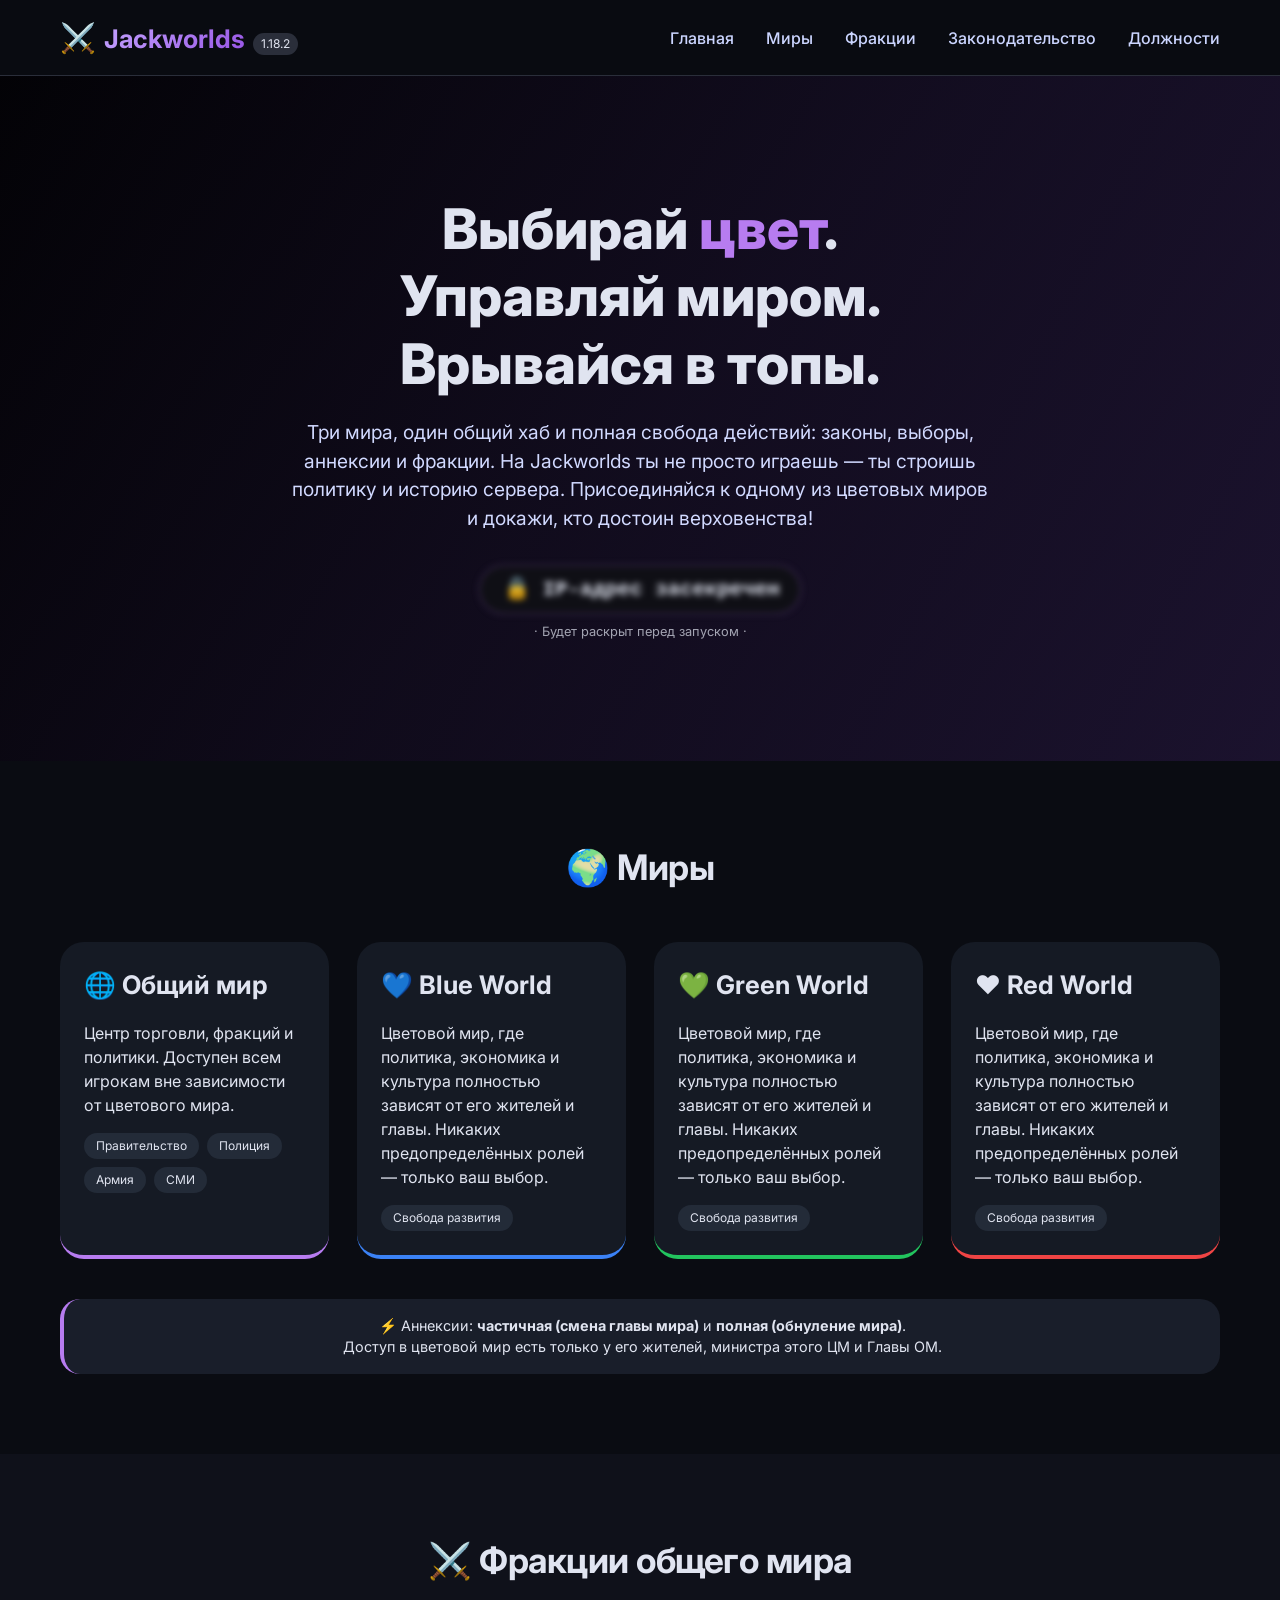
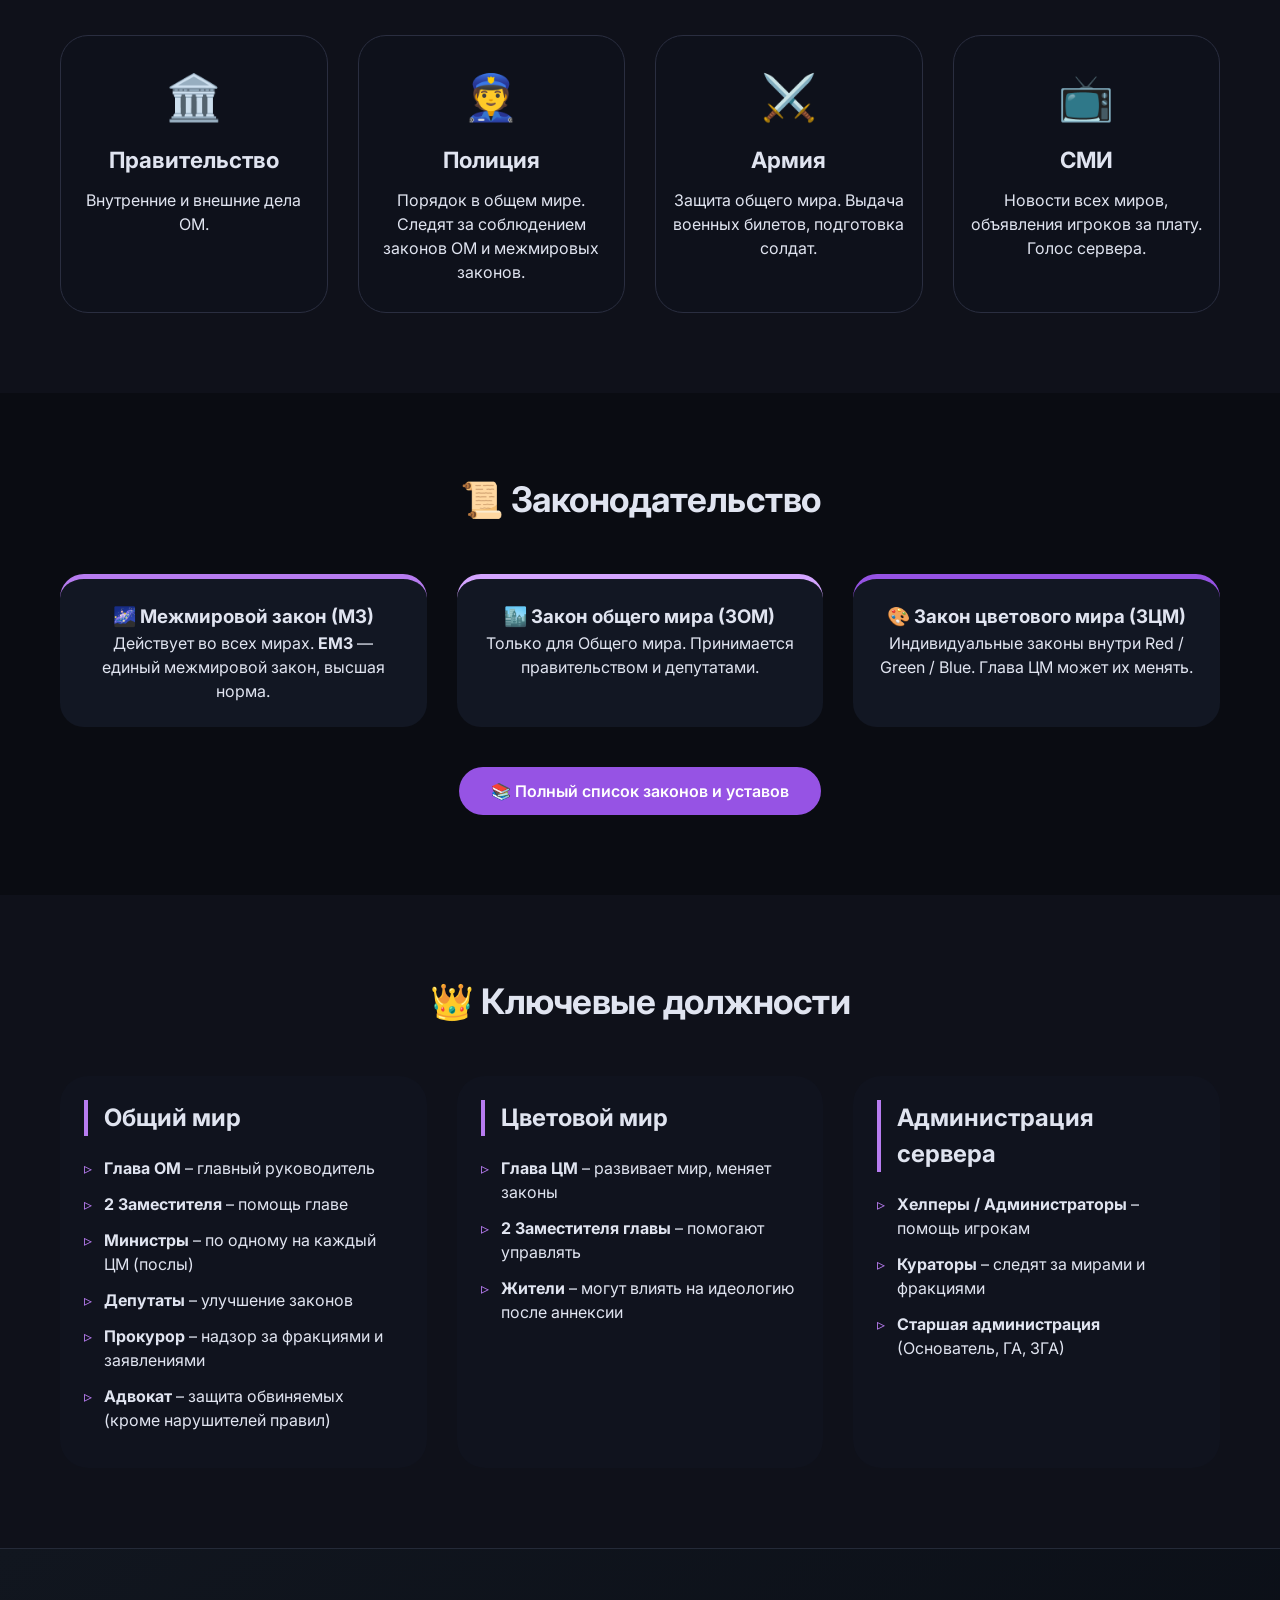
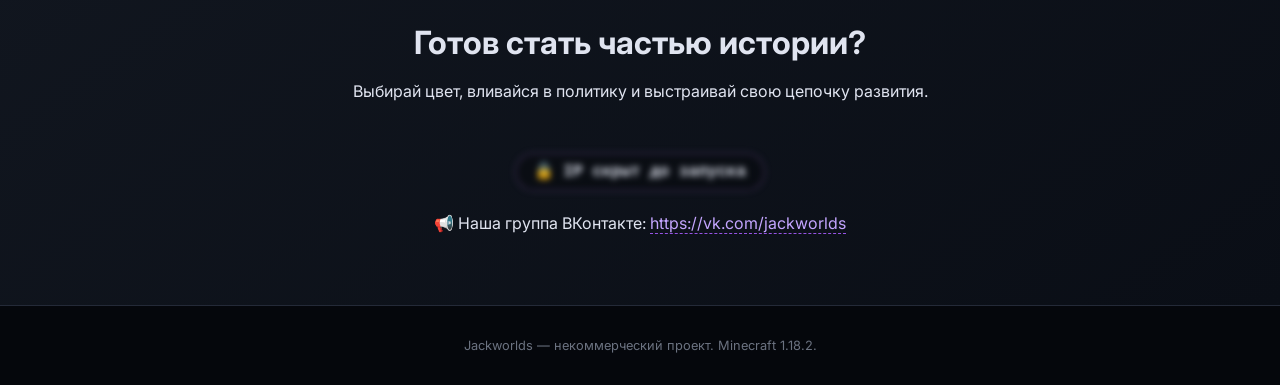
<file: index.html>
<!DOCTYPE html>
<html lang="ru">
<head>
    <meta charset="UTF-8">
    <meta name="viewport" content="width=device-width, initial-scale=1.0, user-scalable=yes">
    <title>Jackworlds — межмировой сервер в майнкрафте</title>
	<link rel="icon" href="data:image/svg+xml,<svg xmlns='http://www.w3.org/2000/svg' viewBox='0 0 100 100'><text y='.9em' font-size='90'>⚔️</text></svg>">
    <link rel="stylesheet" href="css/style.css">
    <link href="https://fonts.googleapis.com/css2?family=Inter:opsz,wght@14..32,400;14..32,500;14..32,600;14..32,700&display=swap" rel="stylesheet">
</head>
<body>

    <header>
        <div class="container header-container">
            <a href="/" class="logo" style="text-decoration: none; color: inherit;">
				<span class="logo-icon">⚔️</span>
				<span class="logo-text">Jackworlds</span>
				<span class="logo-version">1.18.2</span>
			</a>
            <nav>
				<ul>
					<li><a href="/">Главная</a></li>
					<li><a href="#worlds">Миры</a></li>
					<li><a href="#factions">Фракции</a></li>
					<li><a href="#laws">Законодательство</a></li>
					<li><a href="#staff">Должности</a></li>
				</ul>
			</nav>
            <div class="mobile-menu-toggle" id="mobileToggle">☰</div>
        </div>
    </header>

    <main>
        <section class="hero">
            <div class="hero-overlay"></div>
            <div class="container hero-content">
                <h1>Выбирай <span class="color-purple">цвет</span>.<br>Управляй миром.<br>Врывайся в топы.</h1>
                <p class="hero-description">
                    Три мира, один общий хаб и полная свобода действий: законы, выборы, аннексии и фракции. 
                    На Jackworlds ты не просто играешь — ты строишь политику и историю сервера. 
                    Присоединяйся к одному из цветовых миров и докажи, кто достоин верховенства!
                </p>
                <div class="ip-block">
                    <div class="ip-box secret-ip" id="ipBox">
                        <span id="ipSecret" class="blurred-ip">🔒 IP-адрес засекречен</span>
                    </div>
                    <p class="ip-hint">· Будет раскрыт перед запуском ·</p>
                </div>
            </div>
        </section>

        <section id="worlds" class="section">
            <div class="container">
                <h2 class="section-title">🌍 Миры</h2>
                <div class="cards-grid">
                    <div class="card card-common">
                        <h3>🌐 Общий мир</h3>
                        <p>Центр торговли, фракций и политики. Доступен всем игрокам вне зависимости от цветового мира.</p>
                        <div class="tags"><span>Правительство</span><span>Полиция</span><span>Армия</span><span>СМИ</span></div>
                    </div>
                    <div class="card card-blue">
                        <h3>💙 Blue World</h3>
                        <p>Цветовой мир, где политика, экономика и культура полностью зависят от его жителей и главы. Никаких предопределённых ролей — только ваш выбор.</p>
                        <div class="tags"><span>Свобода развития</span></div>
                    </div>
                    <div class="card card-green">
                        <h3>💚 Green World</h3>
                        <p>Цветовой мир, где политика, экономика и культура полностью зависят от его жителей и главы. Никаких предопределённых ролей — только ваш выбор.</p>
                        <div class="tags"><span>Свобода развития</span></div>
                    </div>
                    <div class="card card-red">
                        <h3>❤️ Red World</h3>
                        <p>Цветовой мир, где политика, экономика и культура полностью зависят от его жителей и главы. Никаких предопределённых ролей — только ваш выбор.</p>
                        <div class="tags"><span>Свобода развития</span></div>
                    </div>
                </div>
                <div class="world-note">
                    <p>⚡ Аннексии: <strong>частичная (смена главы мира)</strong> и <strong>полная (обнуление мира)</strong>.<br>
                    Доступ в цветовой мир есть только у его жителей, министра этого ЦМ и Главы ОМ.</p>
                </div>
            </div>
        </section>

        <section id="factions" class="section alt-bg">
            <div class="container">
                <h2 class="section-title">⚔️ Фракции общего мира</h2>
                <div class="factions-grid">
                    <div class="faction-card">
                        <div class="faction-icon">🏛️</div>
                        <h3>Правительство</h3>
                        <p>Внутренние и внешние дела ОМ.</p>
                    </div>
                    <div class="faction-card">
                        <div class="faction-icon">👮</div>
                        <h3>Полиция</h3>
                        <p>Порядок в общем мире. Следят за соблюдением законов ОМ и межмировых законов.</p>
                    </div>
                    <div class="faction-card">
                        <div class="faction-icon">⚔️</div>
                        <h3>Армия</h3>
                        <p>Защита общего мира. Выдача военных билетов, подготовка солдат.</p>
                    </div>
                    <div class="faction-card">
                        <div class="faction-icon">📺</div>
                        <h3>СМИ</h3>
                        <p>Новости всех миров, объявления игроков за плату. Голос сервера.</p>
                    </div>
                </div>
            </div>
        </section>

        <section id="laws" class="section">
            <div class="container">
                <h2 class="section-title">📜 Законодательство</h2>
                <div class="laws-grid">
                    <div class="law-card law-mw">
                        <h3>🌌 Межмировой закон (МЗ)</h3>
                        <p>Действует во всех мирах. <strong>ЕМЗ</strong> — единый межмировой закон, высшая норма.</p>
                    </div>
                    <div class="law-card law-om">
                        <h3>🏙️ Закон общего мира (ЗОМ)</h3>
                        <p>Только для Общего мира. Принимается правительством и депутатами.</p>
                    </div>
                    <div class="law-card law-cm">
                        <h3>🎨 Закон цветового мира (ЗЦМ)</h3>
                        <p>Индивидуальные законы внутри Red / Green / Blue. Глава ЦМ может их менять.</p>
                    </div>
                </div>
				<div style="text-align: center; margin-top: 40px;">
            <a href="/laws/" style="display: inline-block; background: #9653e4; color: white; padding: 12px 32px; border-radius: 50px; text-decoration: none; font-weight: 600; transition: 0.2s;">📚 Полный список законов и уставов</a>
            </div>
        </section>

        <section id="staff" class="section alt-bg">
            <div class="container">
                <h2 class="section-title">👑 Ключевые должности</h2>
                <div class="staff-columns">
                    <div class="staff-group">
                        <h3>Общий мир</h3>
                        <ul>
                            <li><strong>Глава ОМ</strong> – главный руководитель</li>
                            <li><strong>2 Заместителя</strong> – помощь главе</li>
                            <li><strong>Министры</strong> – по одному на каждый ЦМ (послы)</li>
                            <li><strong>Депутаты</strong> – улучшение законов</li>
                            <li><strong>Прокурор</strong> – надзор за фракциями и заявлениями</li>
                            <li><strong>Адвокат</strong> – защита обвиняемых (кроме нарушителей правил)</li>
                        </ul>
                    </div>
                    <div class="staff-group">
                        <h3>Цветовой мир</h3>
                        <ul>
                            <li><strong>Глава ЦМ</strong> – развивает мир, меняет законы</li>
                            <li><strong>2 Заместителя главы</strong> – помогают управлять</li>
                            <li><strong>Жители</strong> – могут влиять на идеологию после аннексии</li>
                        </ul>
                    </div>
                    <div class="staff-group">
                        <h3>Администрация сервера</h3>
                        <ul>
                            <li><strong>Хелперы / Администраторы</strong> – помощь игрокам</li>
                            <li><strong>Кураторы</strong> – следят за мирами и фракциями</li>
                            <li><strong>Старшая администрация</strong> (Основатель, ГА, ЗГА)</li>
                        </ul>
                    </div>
                </div>
            </div>
        </section>

        <section class="cta">
            <div class="container">
                <h2>Готов стать частью истории?</h2>
                <p>Выбирай цвет, вливайся в политику и выстраивай свою цепочку развития.</p>
                <div class="ip-block small-ip">
                    <div class="ip-box secret-ip">
                        <span>🔒 IP скрыт до запуска</span>
                    </div>
                </div>
                <p class="vk-link">📢 Наша группа ВКонтакте: <a href="https://vk.com/jackworlds" target="_blank" rel="noopener noreferrer">https://vk.com/jackworlds</a></p>
            </div>
        </section>
    </main>

    <footer>
        <div class="container">
            <p>Jackworlds — некоммерческий проект. Minecraft 1.18.2.</p>
        </div>
    </footer>

    <script src="js/script.js"></script>
</body>
</html>
</file>
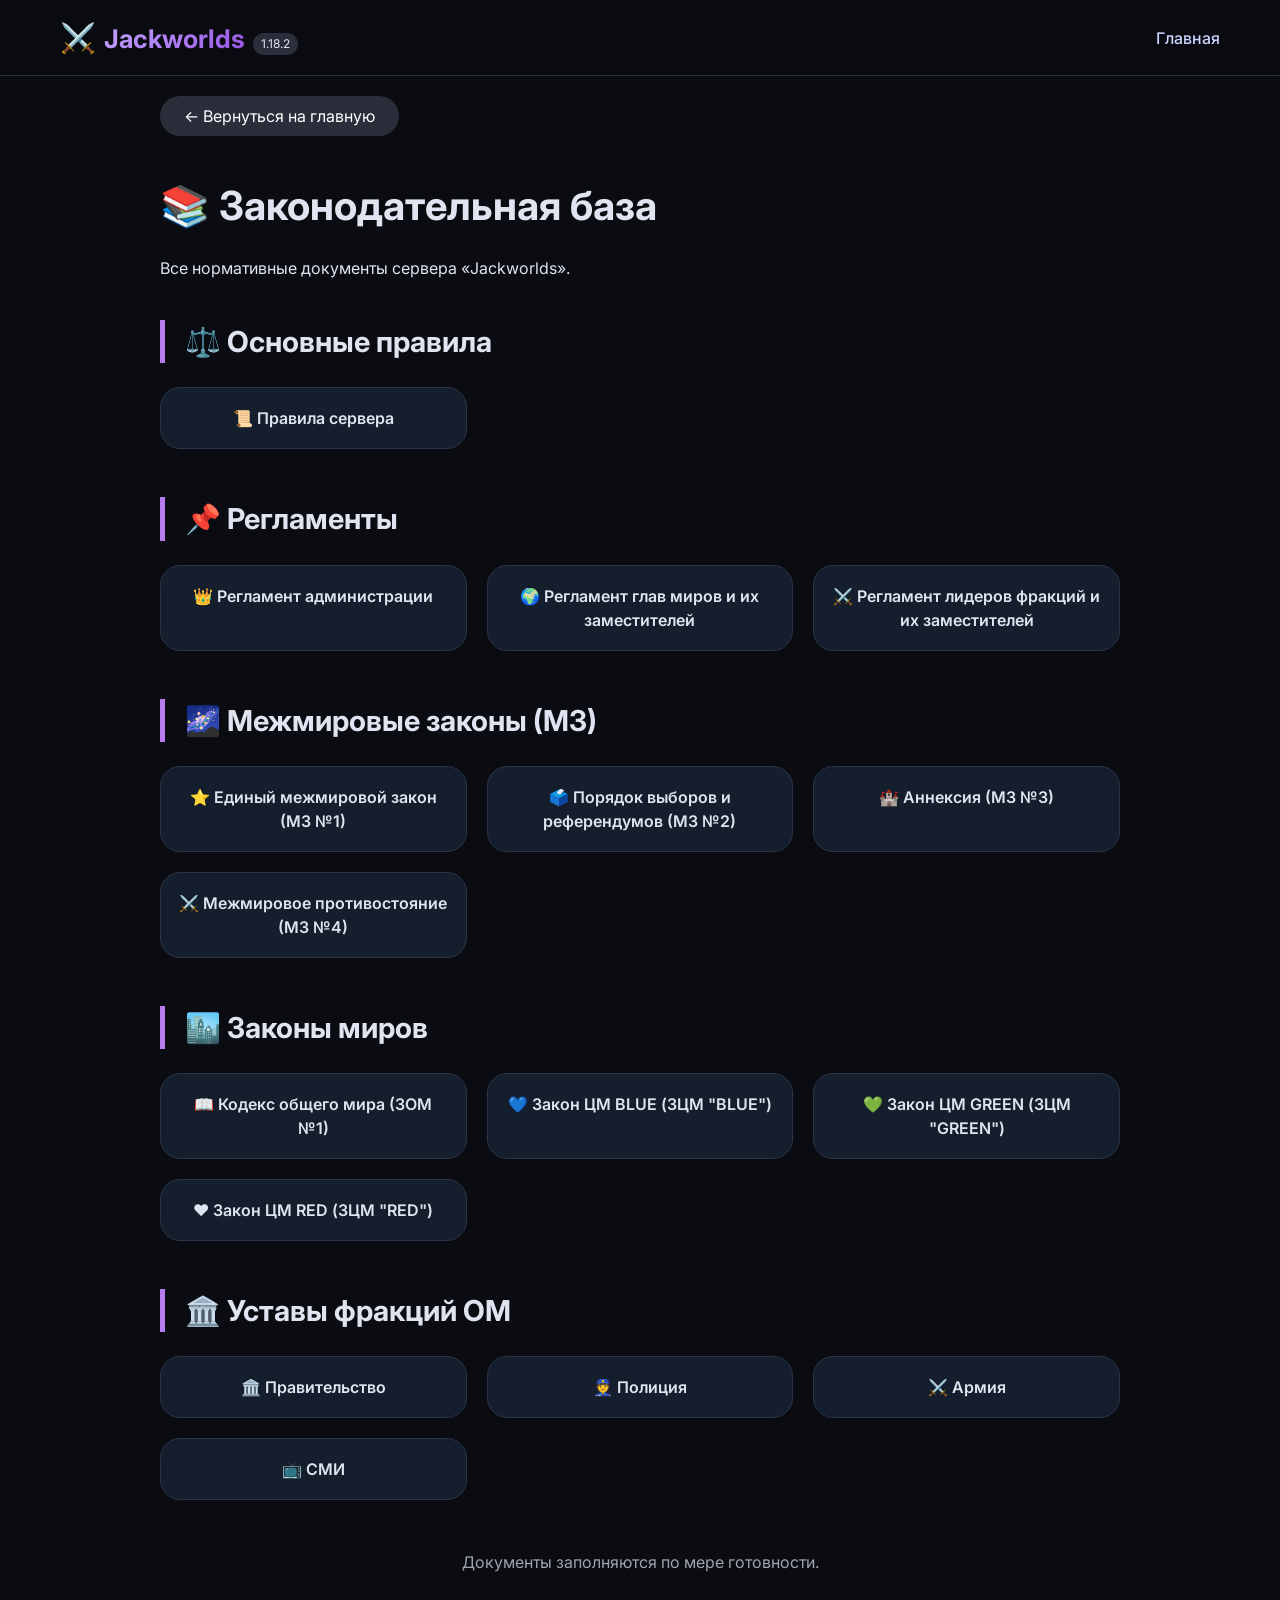
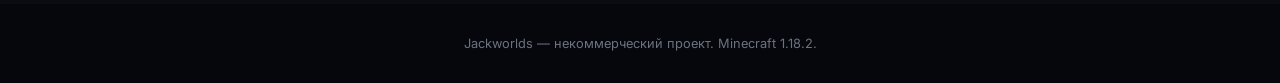
<file: laws/index.html>
<!DOCTYPE html>
<html lang="ru">
<head>
    <meta charset="UTF-8">
    <meta name="viewport" content="width=device-width, initial-scale=1.0, user-scalable=yes">
    <title>Jackworlds — Законодательная база</title>
    <link rel="stylesheet" href="../css/style.css">
    <link href="https://fonts.googleapis.com/css2?family=Inter:opsz,wght@14..32,400;500;600;700&display=swap" rel="stylesheet">
    <style>
        .laws-container { max-width: 1000px; margin: 0 auto; }
        .laws-category { margin-bottom: 48px; }
        .laws-category h2 { font-size: 1.8rem; border-left: 5px solid #b77cf0; padding-left: 20px; margin-bottom: 24px; margin-top: 20px; }
        .laws-grid-custom { display: grid; grid-template-columns: repeat(auto-fill, minmax(260px, 1fr)); gap: 20px; }
        .law-btn { display: block; background: #151e2c; border-radius: 20px; padding: 18px 16px; text-align: center; font-weight: 600; color: #e0e4f0; text-decoration: none; transition: all 0.2s ease; border: 1px solid #2a3548; }
        .law-btn:hover { transform: translateY(-3px); background: #1e2a3a; border-color: #b77cf0; color: white; }
        .law-btn small { display: block; font-size: 0.7rem; font-weight: normal; color: #9ca3af; margin-top: 6px; }
        .back-link { display: inline-block; margin: 20px 0 40px; background: #2a2e3a; padding: 8px 24px; border-radius: 40px; color: white; text-decoration: none; transition: 0.2s; }
        .back-link:hover { background: #9653e4; }
        @media (max-width: 700px) { .laws-grid-custom { grid-template-columns: 1fr; } }
    </style>
</head>
<body>
    <header>
        <div class="container header-container">
            <a href="/" class="logo" style="text-decoration: none; color: inherit;">
				<span class="logo-icon">⚔️</span>
				<span class="logo-text">Jackworlds</span>
				<span class="logo-version">1.18.2</span>
			</a>
            <nav>
                <ul>
                    <li><a href="/">Главная</a></li>
                </ul>
            </nav>
            <div class="mobile-menu-toggle" id="mobileToggle">☰</div>
        </div>
    </header>
    <main>
        <div class="container laws-container">
            <a href="/" class="back-link">← Вернуться на главную</a>
            <h1 style="font-size: 2.5rem; margin-bottom: 20px;">📚 Законодательная база</h1>
            <p style="margin-bottom: 40px;">Все нормативные документы сервера «Jackworlds».</p>

            <div class="laws-category">
                <h2>⚖️ Основные правила</h2>
                <div class="laws-grid-custom">
                    <a href="./server-rules/" class="law-btn">📜 Правила сервера</a>
                </div>
            </div>

            <div class="laws-category">
                <h2>📌 Регламенты</h2>
                <div class="laws-grid-custom">
                    <a href="./regulation-admins/" class="law-btn">👑 Регламент администрации</a>
                    <a href="./regulation-chapter/" class="law-btn">🌍 Регламент глав миров и их заместителей</a>
                    <a href="./regulation-leaders/" class="law-btn">⚔️ Регламент лидеров фракций и их заместителей</a>
                </div>
            </div>

            <div class="laws-category">
                <h2>🌌 Межмировые законы (МЗ)</h2>
                <div class="laws-grid-custom">
                    <a href="./mz-1/" class="law-btn">⭐ Единый межмировой закон (МЗ №1)</a>
                    <a href="./mz-2/" class="law-btn">🗳️ Порядок выборов и референдумов (МЗ №2)</a>
                    <a href="./mz-3/" class="law-btn">🏰 Аннексия (МЗ №3)</a>
                    <a href="./mz-4/" class="law-btn">⚔️ Межмировое противостояние (МЗ №4)</a>
                </div>
            </div>

            <div class="laws-category">
                <h2>🏙️ Законы миров</h2>
                <div class="laws-grid-custom">
                    <a href="./zom-1/" class="law-btn">📖 Кодекс общего мира (ЗОМ №1)</a>
                    <a href="./zcm-blue/" class="law-btn">💙 Закон ЦМ BLUE (ЗЦМ "BLUE")</a>
                    <a href="./zcm-green/" class="law-btn">💚 Закон ЦМ GREEN (ЗЦМ "GREEN")</a>
                    <a href="./zcm-red/" class="law-btn">❤️ Закон ЦМ RED (ЗЦМ "RED")</a>
                </div>
            </div>

            <div class="laws-category">
                <h2>🏛️ Уставы фракций ОМ</h2>
                <div class="laws-grid-custom">
                    <a href="./statue-government/" class="law-btn">🏛️ Правительство</a>
                    <a href="./statue-police/" class="law-btn">👮 Полиция</a>
                    <a href="./statue-army/" class="law-btn">⚔️ Армия</a>
                    <a href="./statue-smi/" class="law-btn">📺 СМИ</a>
                </div>
            </div>
            <p style="margin: 50px 0 30px; text-align: center; opacity: 0.7;">Документы заполняются по мере готовности.</p>
        </div>
    </main>
    <footer><div class="container"><p>Jackworlds — некоммерческий проект. Minecraft 1.18.2.</p></div></footer>
    <script src="../js/script.js"></script>
</body>
</html>
</file>
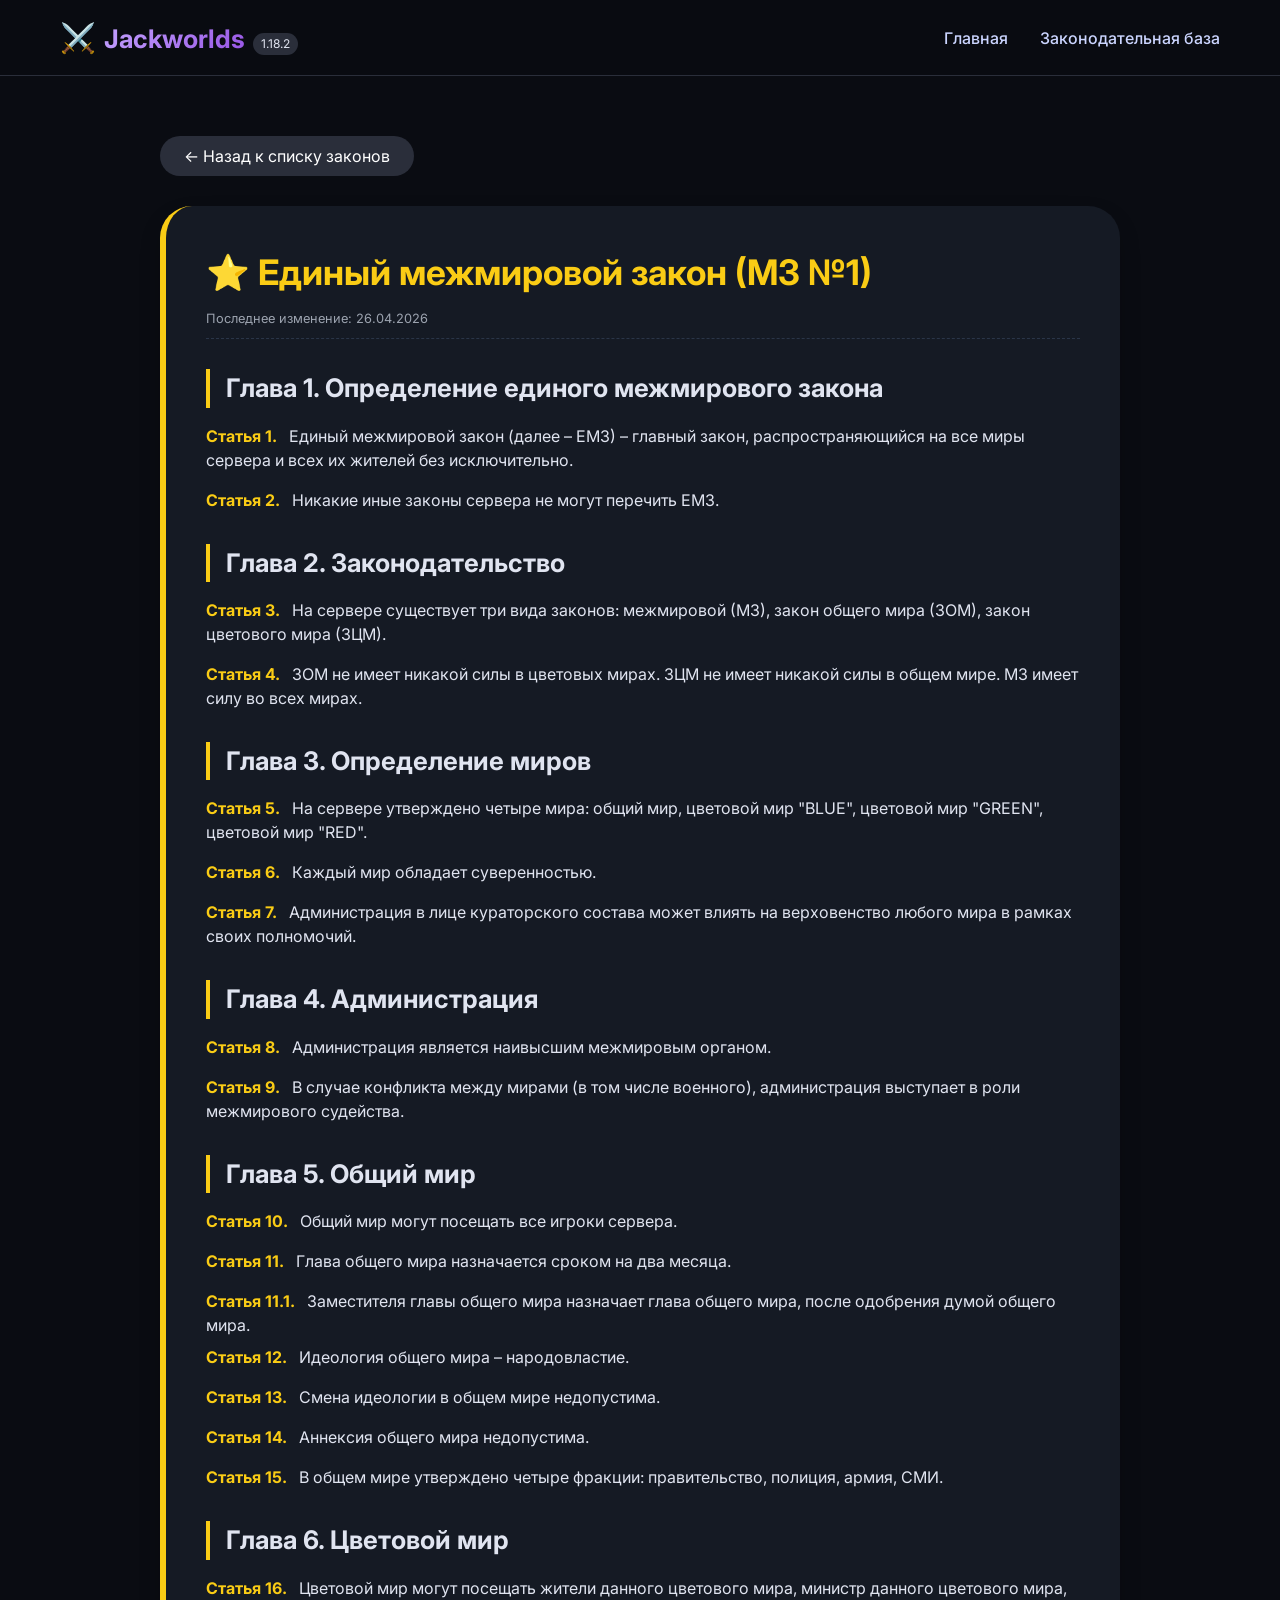
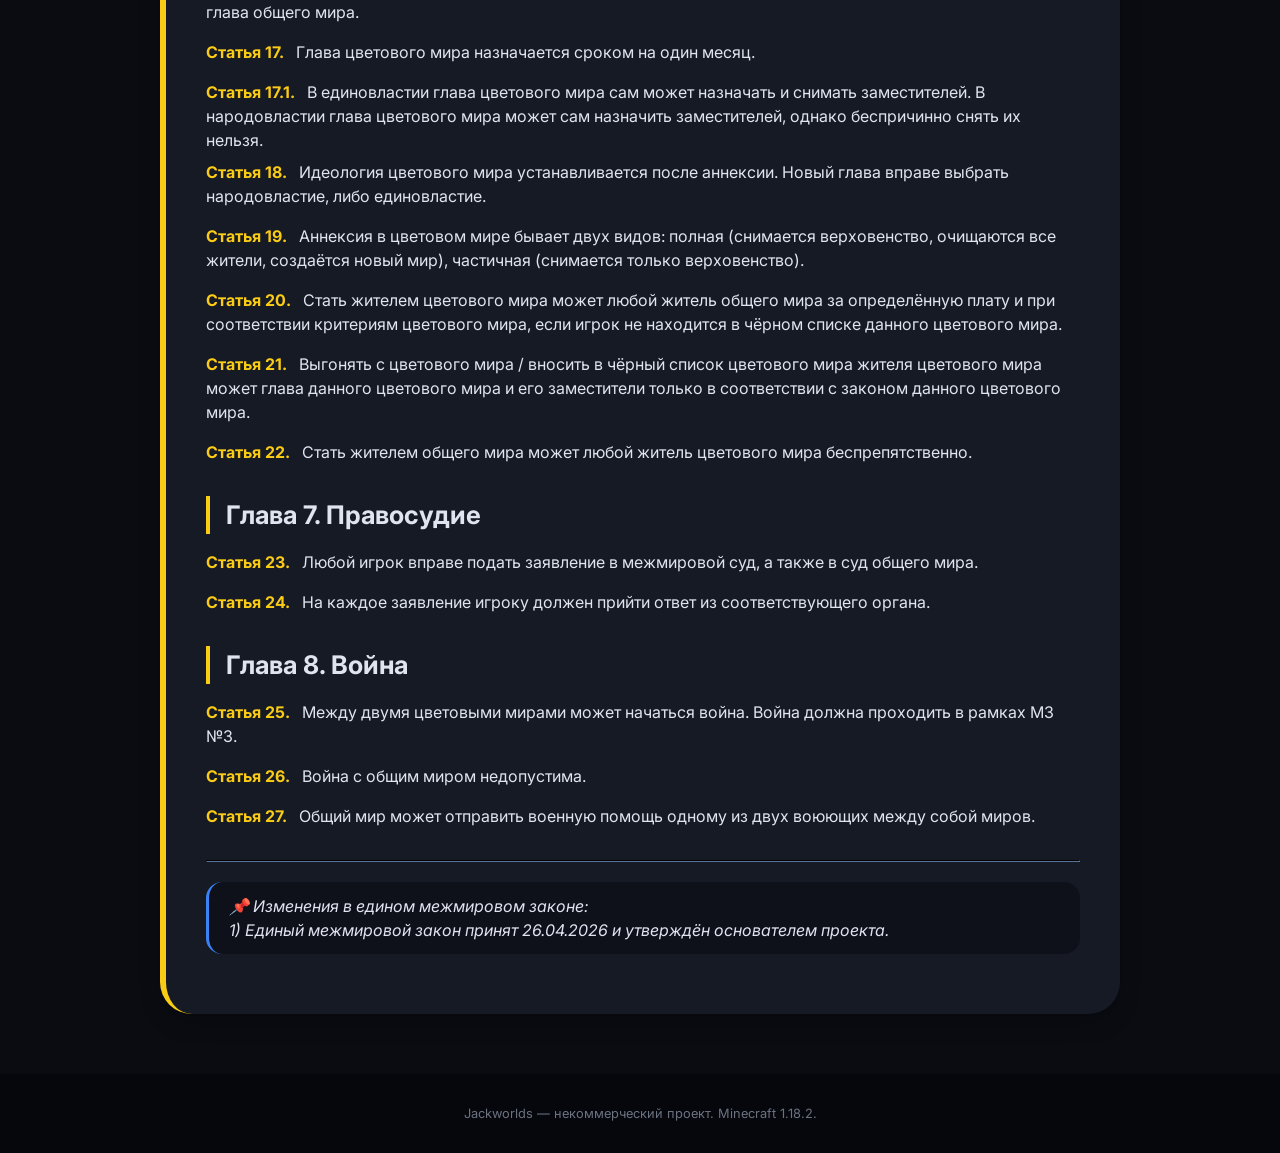
<file: laws/mz-1/index.html>
<!DOCTYPE html>
<html lang="ru">
<head>
    <meta charset="UTF-8">
    <meta name="viewport" content="width=device-width, initial-scale=1.0">
    <title>Jackworlds — Единый межмировой закон (МЗ №1)</title>
    <link rel="icon" href="data:image/svg+xml,<svg xmlns='http://www.w3.org/2000/svg' viewBox='0 0 100 100'><text y='.9em' font-size='90'>⚔️</text></svg>">
    <link rel="stylesheet" href="../../css/style.css">
    <link rel="stylesheet" href="../../css/laws.css">
    <link href="https://fonts.googleapis.com/css2?family=Inter:opsz,wght@14..32,400;500;600;700&display=swap" rel="stylesheet">
</head>
<body>
    <header>
        <div class="container header-container">
            <a href="/" class="logo" style="text-decoration: none; color: inherit;">
                <span class="logo-icon">⚔️</span>
                <span class="logo-text">Jackworlds</span>
                <span class="logo-version">1.18.2</span>
            </a>
            <nav>
                <ul>
                    <li><a href="/">Главная</a></li>
                    <li><a href="../">Законодательная база</a></li>
                </ul>
            </nav>
            <div class="mobile-menu-toggle" id="mobileToggle">☰</div>
        </div>
    </header>

    <main>
        <div class="container doc-container">
            <a href="../" class="back-link">← Назад к списку законов</a>
            <div class="doc-card">
                <h1>⭐ Единый межмировой закон (МЗ №1)</h1>
                <div class="last-updated">Последнее изменение: 26.04.2026</div>

                <!-- Глава 1 -->
                <div class="rules-section">
                    <h2>Глава 1. Определение единого межмирового закона</h2>
                    <div class="rule-item"><span class="rule-number">Статья 1.</span> Единый межмировой закон (далее – ЕМЗ) – главный закон, распространяющийся на все миры сервера и всех их жителей без исключительно.</div>
                    <div class="rule-item"><span class="rule-number">Статья 2.</span> Никакие иные законы сервера не могут перечить ЕМЗ.</div>
                </div>

                <!-- Глава 2 -->
                <div class="rules-section">
                    <h2>Глава 2. Законодательство</h2>
                    <div class="rule-item"><span class="rule-number">Статья 3.</span> На сервере существует три вида законов: межмировой (МЗ), закон общего мира (ЗОМ), закон цветового мира (ЗЦМ).</div>
                    <div class="rule-item"><span class="rule-number">Статья 4.</span> ЗОМ не имеет никакой силы в цветовых мирах. ЗЦМ не имеет никакой силы в общем мире. МЗ имеет силу во всех мирах.</div>
                </div>

                <!-- Глава 3 -->
                <div class="rules-section">
                    <h2>Глава 3. Определение миров</h2>
                    <div class="rule-item"><span class="rule-number">Статья 5.</span> На сервере утверждено четыре мира: общий мир, цветовой мир "BLUE", цветовой мир "GREEN", цветовой мир "RED".</div>
                    <div class="rule-item"><span class="rule-number">Статья 6.</span> Каждый мир обладает суверенностью.</div>
                    <div class="rule-item"><span class="rule-number">Статья 7.</span> Администрация в лице кураторского состава может влиять на верховенство любого мира в рамках своих полномочий.</div>
                </div>

                <!-- Глава 4 -->
                <div class="rules-section">
                    <h2>Глава 4. Администрация</h2>
                    <div class="rule-item"><span class="rule-number">Статья 8.</span> Администрация является наивысшим межмировым органом.</div>
                    <div class="rule-item"><span class="rule-number">Статья 9.</span> В случае конфликта между мирами (в том числе военного), администрация выступает в роли межмирового судейства.</div>
                </div>

                <!-- Глава 5 -->
                <div class="rules-section">
                    <h2>Глава 5. Общий мир</h2>
                    <div class="rule-item"><span class="rule-number">Статья 10.</span> Общий мир могут посещать все игроки сервера.</div>
                    <div class="rule-item"><span class="rule-number">Статья 11.</span> Глава общего мира назначается сроком на два месяца.</div>
                    <div class="subrule"><span class="rule-number">Статья 11.1.</span> Заместителя главы общего мира назначает глава общего мира, после одобрения думой общего мира.</div>
                    <div class="rule-item"><span class="rule-number">Статья 12.</span> Идеология общего мира – народовластие.</div>
                    <div class="rule-item"><span class="rule-number">Статья 13.</span> Смена идеологии в общем мире недопустима.</div>
                    <div class="rule-item"><span class="rule-number">Статья 14.</span> Аннексия общего мира недопустима.</div>
                    <div class="rule-item"><span class="rule-number">Статья 15.</span> В общем мире утверждено четыре фракции: правительство, полиция, армия, СМИ.</div>
                </div>

                <!-- Глава 6 -->
                <div class="rules-section">
                    <h2>Глава 6. Цветовой мир</h2>
                    <div class="rule-item"><span class="rule-number">Статья 16.</span> Цветовой мир могут посещать жители данного цветового мира, министр данного цветового мира, глава общего мира.</div>
                    <div class="rule-item"><span class="rule-number">Статья 17.</span> Глава цветового мира назначается сроком на один месяц.</div>
                    <div class="subrule"><span class="rule-number">Статья 17.1.</span> В единовластии глава цветового мира сам может назначать и снимать заместителей. В народовластии глава цветового мира может сам назначить заместителей, однако беспричинно снять их нельзя.</div>
                    <div class="rule-item"><span class="rule-number">Статья 18.</span> Идеология цветового мира устанавливается после аннексии. Новый глава вправе выбрать народовластие, либо единовластие.</div>
                    <div class="rule-item"><span class="rule-number">Статья 19.</span> Аннексия в цветовом мире бывает двух видов: полная (снимается верховенство, очищаются все жители, создаётся новый мир), частичная (снимается только верховенство).</div>
                    <div class="rule-item"><span class="rule-number">Статья 20.</span> Стать жителем цветового мира может любой житель общего мира за определённую плату и при соответствии критериям цветового мира, если игрок не находится в чёрном списке данного цветового мира.</div>
                    <div class="rule-item"><span class="rule-number">Статья 21.</span> Выгонять с цветового мира / вносить в чёрный список цветового мира жителя цветового мира может глава данного цветового мира и его заместители только в соответствии с законом данного цветового мира.</div>
                    <div class="rule-item"><span class="rule-number">Статья 22.</span> Стать жителем общего мира может любой житель цветового мира беспрепятственно.</div>
                </div>

                <!-- Глава 7 -->
                <div class="rules-section">
                    <h2>Глава 7. Правосудие</h2>
                    <div class="rule-item"><span class="rule-number">Статья 23.</span> Любой игрок вправе подать заявление в межмировой суд, а также в суд общего мира.</div>
                    <div class="rule-item"><span class="rule-number">Статья 24.</span> На каждое заявление игроку должен прийти ответ из соответствующего органа.</div>
                </div>

                <!-- Глава 8 -->
                <div class="rules-section">
                    <h2>Глава 8. Война</h2>
                    <div class="rule-item"><span class="rule-number">Статья 25.</span> Между двумя цветовыми мирами может начаться война. Война должна проходить в рамках МЗ №3.</div>
                    <div class="rule-item"><span class="rule-number">Статья 26.</span> Война с общим миром недопустима.</div>
                    <div class="rule-item"><span class="rule-number">Статья 27.</span> Общий мир может отправить военную помощь одному из двух воюющих между собой миров.</div>
                </div>

                <hr>
                <div class="note">📌 Изменения в едином межмировом законе:<br>
                1) Единый межмировой закон принят 26.04.2026 и утверждён основателем проекта.</div>
            </div>
        </div>
    </main>

    <footer>
        <div class="container">
            <p>Jackworlds — некоммерческий проект. Minecraft 1.18.2.</p>
        </div>
    </footer>

    <script src="../../js/script.js"></script>
</body>
</html>
</file>
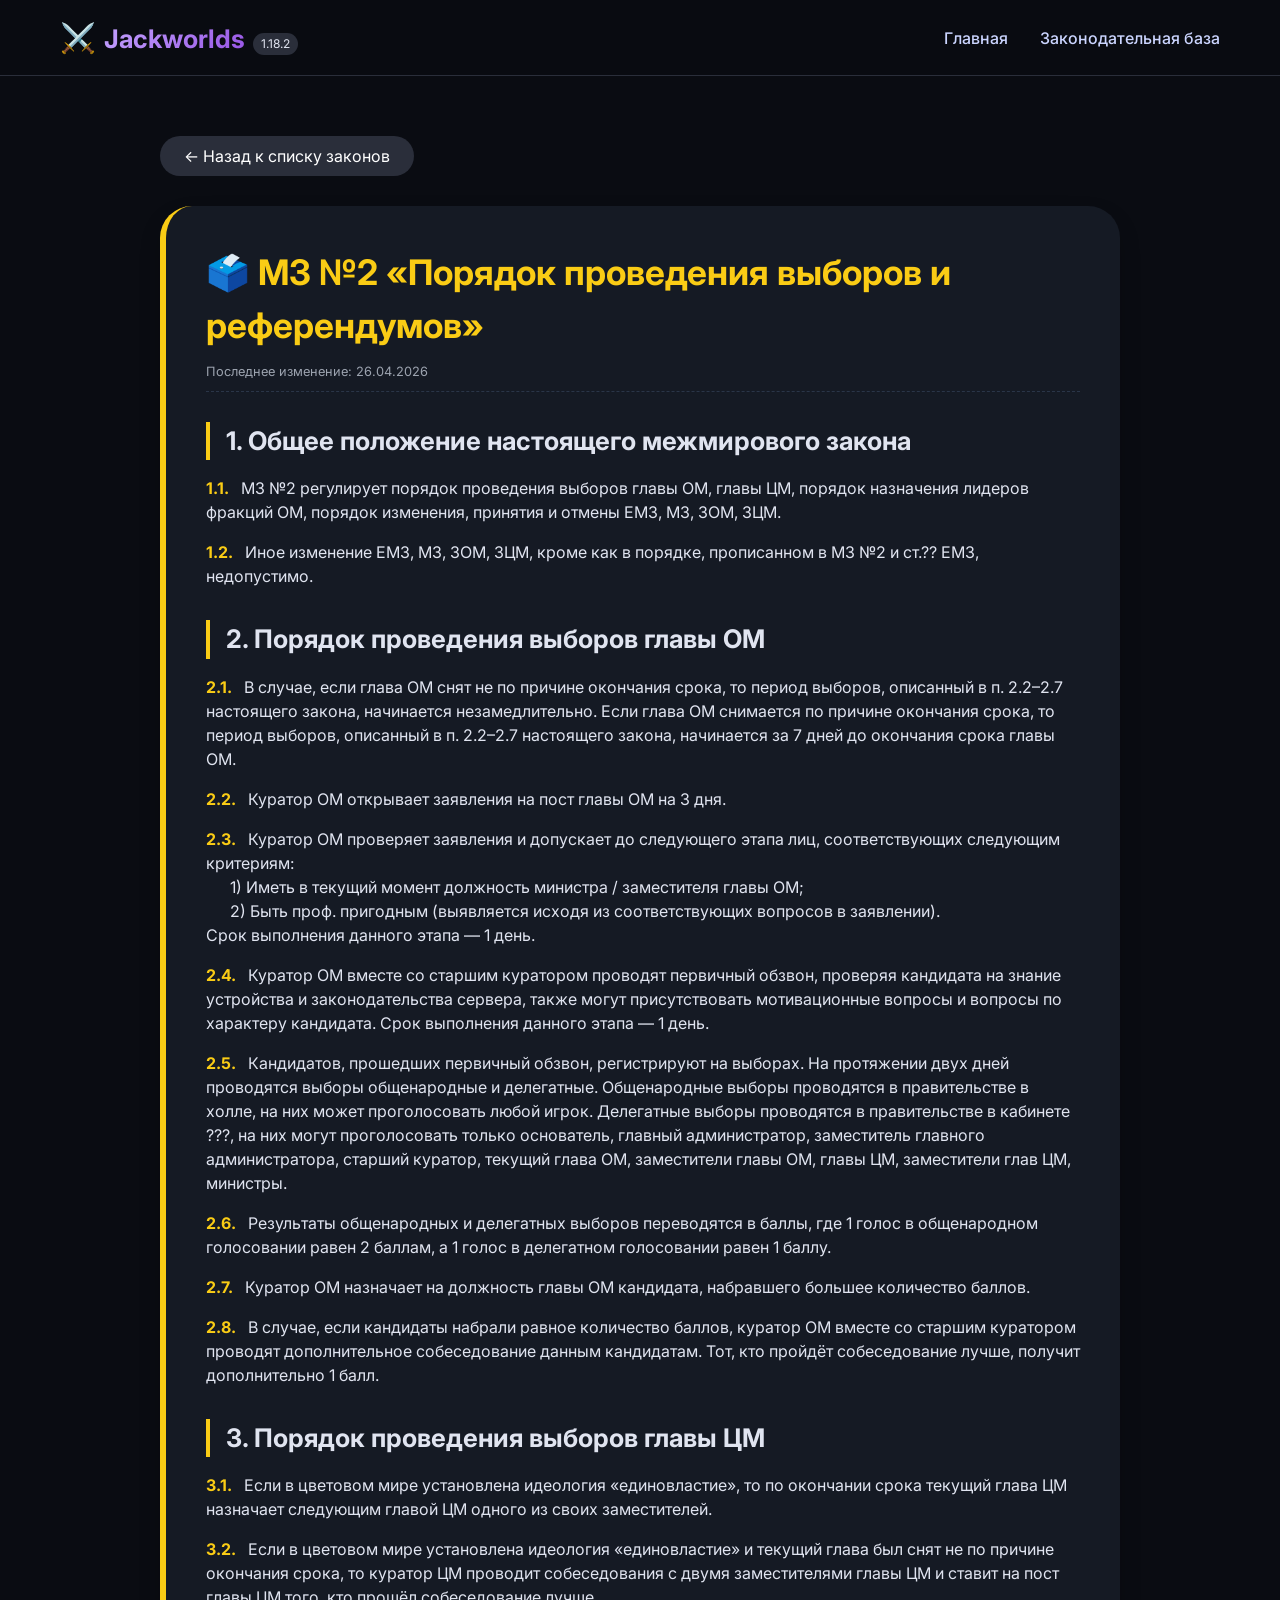
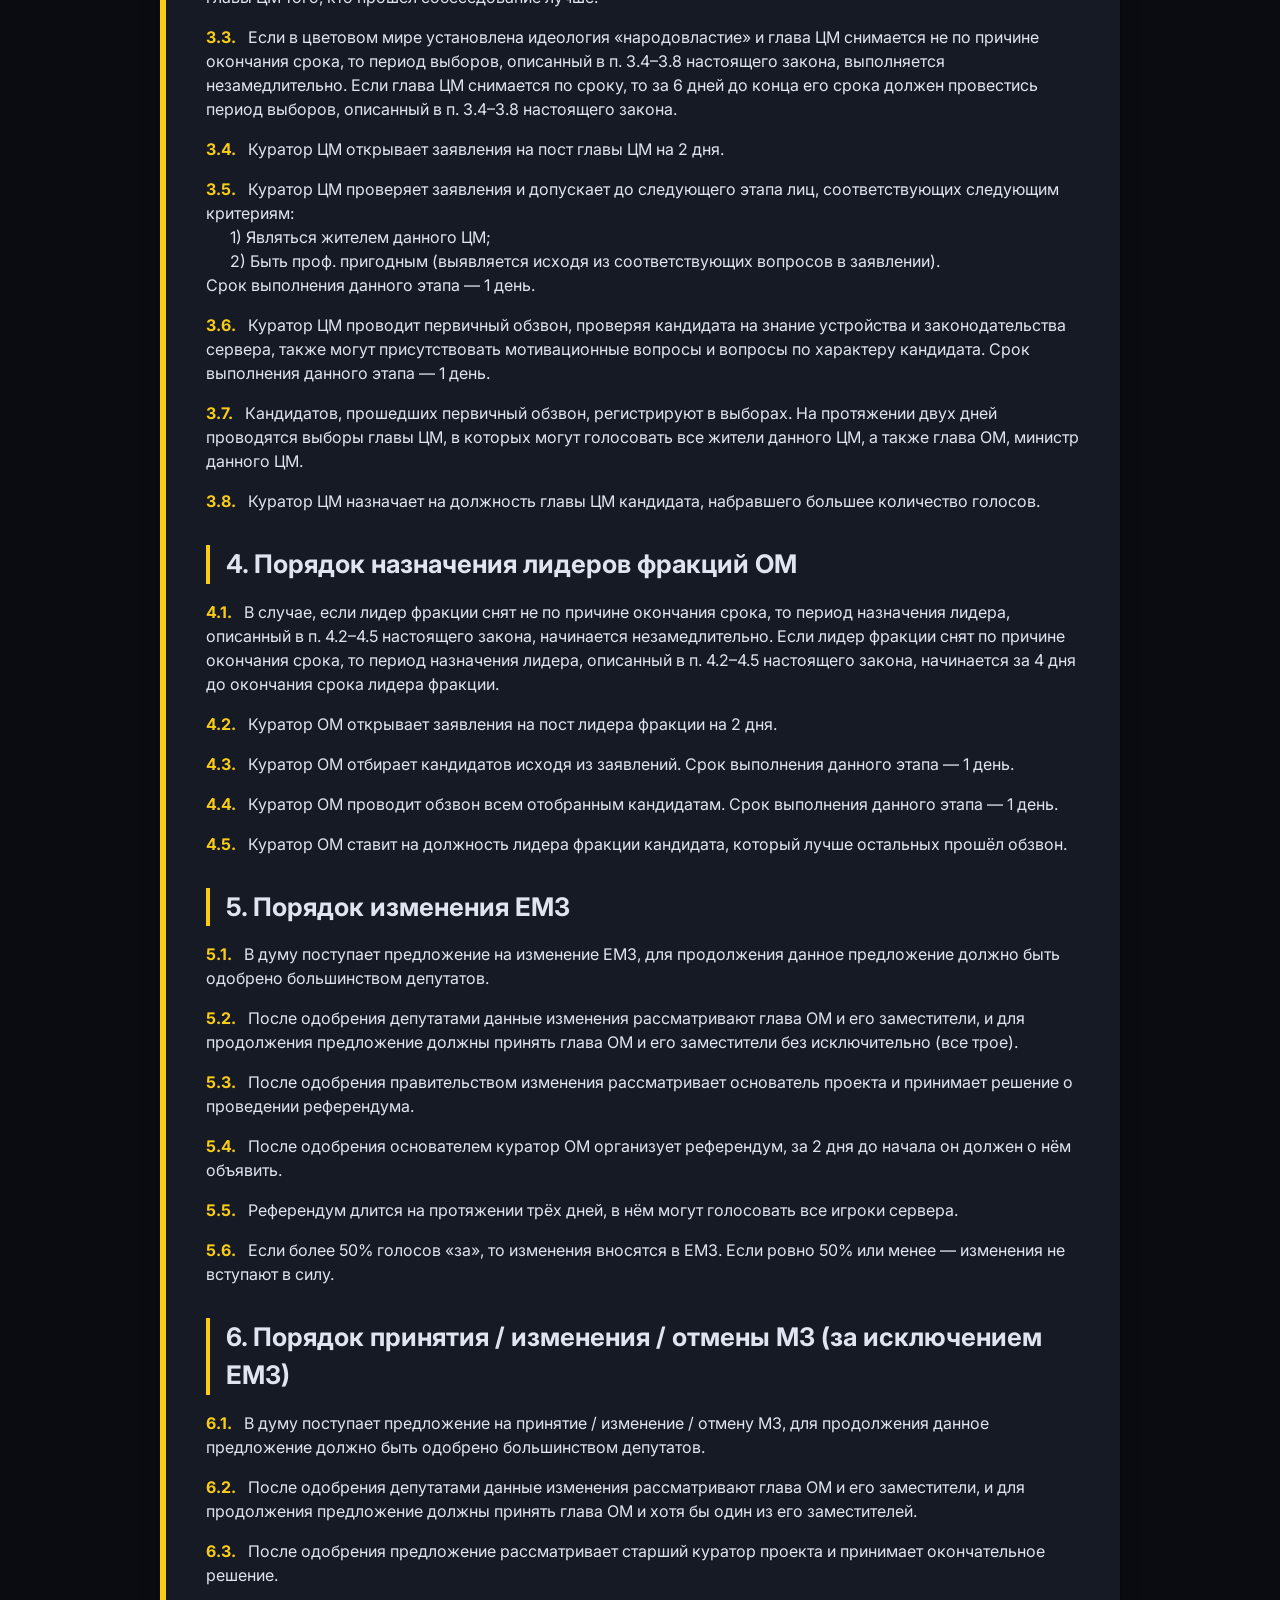
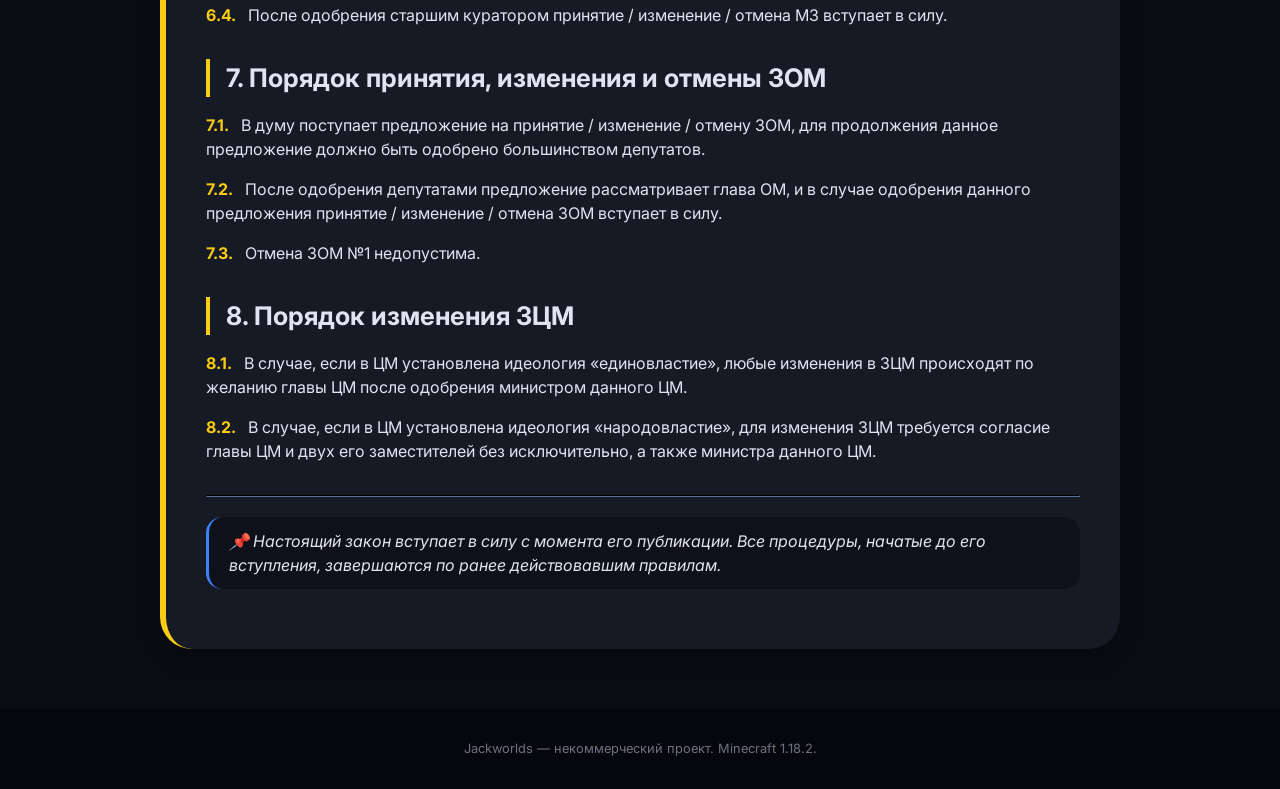
<file: laws/mz-2/index.html>
<!DOCTYPE html>
<html lang="ru">
<head>
    <meta charset="UTF-8">
    <meta name="viewport" content="width=device-width, initial-scale=1.0">
    <title>Jackworlds — МЗ №2: Порядок проведения выборов и референдумов</title>
    <link rel="icon" href="data:image/svg+xml,<svg xmlns='http://www.w3.org/2000/svg' viewBox='0 0 100 100'><text y='.9em' font-size='90'>⚔️</text></svg>">
    <link rel="stylesheet" href="../../css/style.css">
    <link rel="stylesheet" href="../../css/laws.css">
    <link href="https://fonts.googleapis.com/css2?family=Inter:opsz,wght@14..32,400;500;600;700&display=swap" rel="stylesheet">
</head>
<body>
    <header>
        <div class="container header-container">
            <a href="/" class="logo" style="text-decoration: none; color: inherit;">
                <span class="logo-icon">⚔️</span>
                <span class="logo-text">Jackworlds</span>
                <span class="logo-version">1.18.2</span>
            </a>
            <nav>
                <ul>
                    <li><a href="/">Главная</a></li>
                    <li><a href="../">Законодательная база</a></li>
                </ul>
            </nav>
            <div class="mobile-menu-toggle" id="mobileToggle">☰</div>
        </div>
    </header>

    <main>
        <div class="container doc-container">
            <a href="../" class="back-link">← Назад к списку законов</a>
            <div class="doc-card">
                <h1>🗳️ МЗ №2 «Порядок проведения выборов и референдумов»</h1>
                <div class="last-updated">Последнее изменение: 26.04.2026</div>

                <!-- 1. Общее положение -->
                <div class="rules-section">
                    <h2>1. Общее положение настоящего межмирового закона</h2>
                    <div class="rule-item"><span class="rule-number">1.1.</span> МЗ №2 регулирует порядок проведения выборов главы ОМ, главы ЦМ, порядок назначения лидеров фракций ОМ, порядок изменения, принятия и отмены ЕМЗ, МЗ, ЗОМ, ЗЦМ.</div>
                    <div class="rule-item"><span class="rule-number">1.2.</span> Иное изменение ЕМЗ, МЗ, ЗОМ, ЗЦМ, кроме как в порядке, прописанном в МЗ №2 и ст.?? ЕМЗ, недопустимо.</div>
                </div>

                <!-- 2. Порядок проведения выборов главы ОМ -->
                <div class="rules-section">
                    <h2>2. Порядок проведения выборов главы ОМ</h2>
                    <div class="rule-item"><span class="rule-number">2.1.</span> В случае, если глава ОМ снят не по причине окончания срока, то период выборов, описанный в п. 2.2–2.7 настоящего закона, начинается незамедлительно. Если глава ОМ снимается по причине окончания срока, то период выборов, описанный в п. 2.2–2.7 настоящего закона, начинается за 7 дней до окончания срока главы ОМ.</div>
                    <div class="rule-item"><span class="rule-number">2.2.</span> Куратор ОМ открывает заявления на пост главы ОМ на 3 дня.</div>
                    <div class="rule-item"><span class="rule-number">2.3.</span> Куратор ОМ проверяет заявления и допускает до следующего этапа лиц, соответствующих следующим критериям:<br>
                        <span style="margin-left: 24px;">1) Иметь в текущий момент должность министра / заместителя главы ОМ;</span><br>
                        <span style="margin-left: 24px;">2) Быть проф. пригодным (выявляется исходя из соответствующих вопросов в заявлении).</span><br>
                        Срок выполнения данного этапа — 1 день.
                    </div>
                    <div class="rule-item"><span class="rule-number">2.4.</span> Куратор ОМ вместе со старшим куратором проводят первичный обзвон, проверяя кандидата на знание устройства и законодательства сервера, также могут присутствовать мотивационные вопросы и вопросы по характеру кандидата. Срок выполнения данного этапа — 1 день.</div>
                    <div class="rule-item"><span class="rule-number">2.5.</span> Кандидатов, прошедших первичный обзвон, регистрируют на выборах. На протяжении двух дней проводятся выборы общенародные и делегатные. Общенародные выборы проводятся в правительстве в холле, на них может проголосовать любой игрок. Делегатные выборы проводятся в правительстве в кабинете ???, на них могут проголосовать только основатель, главный администратор, заместитель главного администратора, старший куратор, текущий глава ОМ, заместители главы ОМ, главы ЦМ, заместители глав ЦМ, министры.</div>
                    <div class="rule-item"><span class="rule-number">2.6.</span> Результаты общенародных и делегатных выборов переводятся в баллы, где 1 голос в общенародном голосовании равен 2 баллам, а 1 голос в делегатном голосовании равен 1 баллу.</div>
                    <div class="rule-item"><span class="rule-number">2.7.</span> Куратор ОМ назначает на должность главы ОМ кандидата, набравшего большее количество баллов.</div>
                    <div class="rule-item"><span class="rule-number">2.8.</span> В случае, если кандидаты набрали равное количество баллов, куратор ОМ вместе со старшим куратором проводят дополнительное собеседование данным кандидатам. Тот, кто пройдёт собеседование лучше, получит дополнительно 1 балл.</div>
                </div>

                <!-- 3. Порядок проведения выборов главы ЦМ -->
                <div class="rules-section">
                    <h2>3. Порядок проведения выборов главы ЦМ</h2>
                    <div class="rule-item"><span class="rule-number">3.1.</span> Если в цветовом мире установлена идеология «единовластие», то по окончании срока текущий глава ЦМ назначает следующим главой ЦМ одного из своих заместителей.</div>
                    <div class="rule-item"><span class="rule-number">3.2.</span> Если в цветовом мире установлена идеология «единовластие» и текущий глава был снят не по причине окончания срока, то куратор ЦМ проводит собеседования с двумя заместителями главы ЦМ и ставит на пост главы ЦМ того, кто прошёл собеседование лучше.</div>
                    <div class="rule-item"><span class="rule-number">3.3.</span> Если в цветовом мире установлена идеология «народовластие» и глава ЦМ снимается не по причине окончания срока, то период выборов, описанный в п. 3.4–3.8 настоящего закона, выполняется незамедлительно. Если глава ЦМ снимается по сроку, то за 6 дней до конца его срока должен провестись период выборов, описанный в п. 3.4–3.8 настоящего закона.</div>
                    <div class="rule-item"><span class="rule-number">3.4.</span> Куратор ЦМ открывает заявления на пост главы ЦМ на 2 дня.</div>
                    <div class="rule-item"><span class="rule-number">3.5.</span> Куратор ЦМ проверяет заявления и допускает до следующего этапа лиц, соответствующих следующим критериям:<br>
                        <span style="margin-left: 24px;">1) Являться жителем данного ЦМ;</span><br>
                        <span style="margin-left: 24px;">2) Быть проф. пригодным (выявляется исходя из соответствующих вопросов в заявлении).</span><br>
                        Срок выполнения данного этапа — 1 день.
                    </div>
                    <div class="rule-item"><span class="rule-number">3.6.</span> Куратор ЦМ проводит первичный обзвон, проверяя кандидата на знание устройства и законодательства сервера, также могут присутствовать мотивационные вопросы и вопросы по характеру кандидата. Срок выполнения данного этапа — 1 день.</div>
                    <div class="rule-item"><span class="rule-number">3.7.</span> Кандидатов, прошедших первичный обзвон, регистрируют в выборах. На протяжении двух дней проводятся выборы главы ЦМ, в которых могут голосовать все жители данного ЦМ, а также глава ОМ, министр данного ЦМ.</div>
                    <div class="rule-item"><span class="rule-number">3.8.</span> Куратор ЦМ назначает на должность главы ЦМ кандидата, набравшего большее количество голосов.</div>
                </div>

                <!-- 4. Порядок назначения лидеров фракций ОМ -->
                <div class="rules-section">
                    <h2>4. Порядок назначения лидеров фракций ОМ</h2>
                    <div class="rule-item"><span class="rule-number">4.1.</span> В случае, если лидер фракции снят не по причине окончания срока, то период назначения лидера, описанный в п. 4.2–4.5 настоящего закона, начинается незамедлительно. Если лидер фракции снят по причине окончания срока, то период назначения лидера, описанный в п. 4.2–4.5 настоящего закона, начинается за 4 дня до окончания срока лидера фракции.</div>
                    <div class="rule-item"><span class="rule-number">4.2.</span> Куратор ОМ открывает заявления на пост лидера фракции на 2 дня.</div>
                    <div class="rule-item"><span class="rule-number">4.3.</span> Куратор ОМ отбирает кандидатов исходя из заявлений. Срок выполнения данного этапа — 1 день.</div>
                    <div class="rule-item"><span class="rule-number">4.4.</span> Куратор ОМ проводит обзвон всем отобранным кандидатам. Срок выполнения данного этапа — 1 день.</div>
                    <div class="rule-item"><span class="rule-number">4.5.</span> Куратор ОМ ставит на должность лидера фракции кандидата, который лучше остальных прошёл обзвон.</div>
                </div>

                <!-- 5. Порядок изменения ЕМЗ -->
                <div class="rules-section">
                    <h2>5. Порядок изменения ЕМЗ</h2>
                    <div class="rule-item"><span class="rule-number">5.1.</span> В думу поступает предложение на изменение ЕМЗ, для продолжения данное предложение должно быть одобрено большинством депутатов.</div>
                    <div class="rule-item"><span class="rule-number">5.2.</span> После одобрения депутатами данные изменения рассматривают глава ОМ и его заместители, и для продолжения предложение должны принять глава ОМ и его заместители без исключительно (все трое).</div>
                    <div class="rule-item"><span class="rule-number">5.3.</span> После одобрения правительством изменения рассматривает основатель проекта и принимает решение о проведении референдума.</div>
                    <div class="rule-item"><span class="rule-number">5.4.</span> После одобрения основателем куратор ОМ организует референдум, за 2 дня до начала он должен о нём объявить.</div>
                    <div class="rule-item"><span class="rule-number">5.5.</span> Референдум длится на протяжении трёх дней, в нём могут голосовать все игроки сервера.</div>
                    <div class="rule-item"><span class="rule-number">5.6.</span> Если более 50% голосов «за», то изменения вносятся в ЕМЗ. Если ровно 50% или менее — изменения не вступают в силу.</div>
                </div>

                <!-- 6. Порядок принятия / изменения / отмены МЗ (кроме ЕМЗ) -->
                <div class="rules-section">
                    <h2>6. Порядок принятия / изменения / отмены МЗ (за исключением ЕМЗ)</h2>
                    <div class="rule-item"><span class="rule-number">6.1.</span> В думу поступает предложение на принятие / изменение / отмену МЗ, для продолжения данное предложение должно быть одобрено большинством депутатов.</div>
                    <div class="rule-item"><span class="rule-number">6.2.</span> После одобрения депутатами данные изменения рассматривают глава ОМ и его заместители, и для продолжения предложение должны принять глава ОМ и хотя бы один из его заместителей.</div>
                    <div class="rule-item"><span class="rule-number">6.3.</span> После одобрения предложение рассматривает старший куратор проекта и принимает окончательное решение.</div>
                    <div class="rule-item"><span class="rule-number">6.4.</span> После одобрения старшим куратором принятие / изменение / отмена МЗ вступает в силу.</div>
                </div>

                <!-- 7. Порядок принятия, изменения и отмены ЗОМ -->
                <div class="rules-section">
                    <h2>7. Порядок принятия, изменения и отмены ЗОМ</h2>
                    <div class="rule-item"><span class="rule-number">7.1.</span> В думу поступает предложение на принятие / изменение / отмену ЗОМ, для продолжения данное предложение должно быть одобрено большинством депутатов.</div>
                    <div class="rule-item"><span class="rule-number">7.2.</span> После одобрения депутатами предложение рассматривает глава ОМ, и в случае одобрения данного предложения принятие / изменение / отмена ЗОМ вступает в силу.</div>
                    <div class="rule-item"><span class="rule-number">7.3.</span> Отмена ЗОМ №1 недопустима.</div>
                </div>

                <!-- 8. Порядок изменения ЗЦМ -->
                <div class="rules-section">
                    <h2>8. Порядок изменения ЗЦМ</h2>
                    <div class="rule-item"><span class="rule-number">8.1.</span> В случае, если в ЦМ установлена идеология «единовластие», любые изменения в ЗЦМ происходят по желанию главы ЦМ после одобрения министром данного ЦМ.</div>
                    <div class="rule-item"><span class="rule-number">8.2.</span> В случае, если в ЦМ установлена идеология «народовластие», для изменения ЗЦМ требуется согласие главы ЦМ и двух его заместителей без исключительно, а также министра данного ЦМ.</div>
                </div>

                <hr>
                <div class="note">📌 Настоящий закон вступает в силу с момента его публикации. Все процедуры, начатые до его вступления, завершаются по ранее действовавшим правилам.</div>
            </div>
        </div>
    </main>

    <footer>
        <div class="container">
            <p>Jackworlds — некоммерческий проект. Minecraft 1.18.2.</p>
        </div>
    </footer>

    <script src="../../js/script.js"></script>
</body>
</html>
</file>
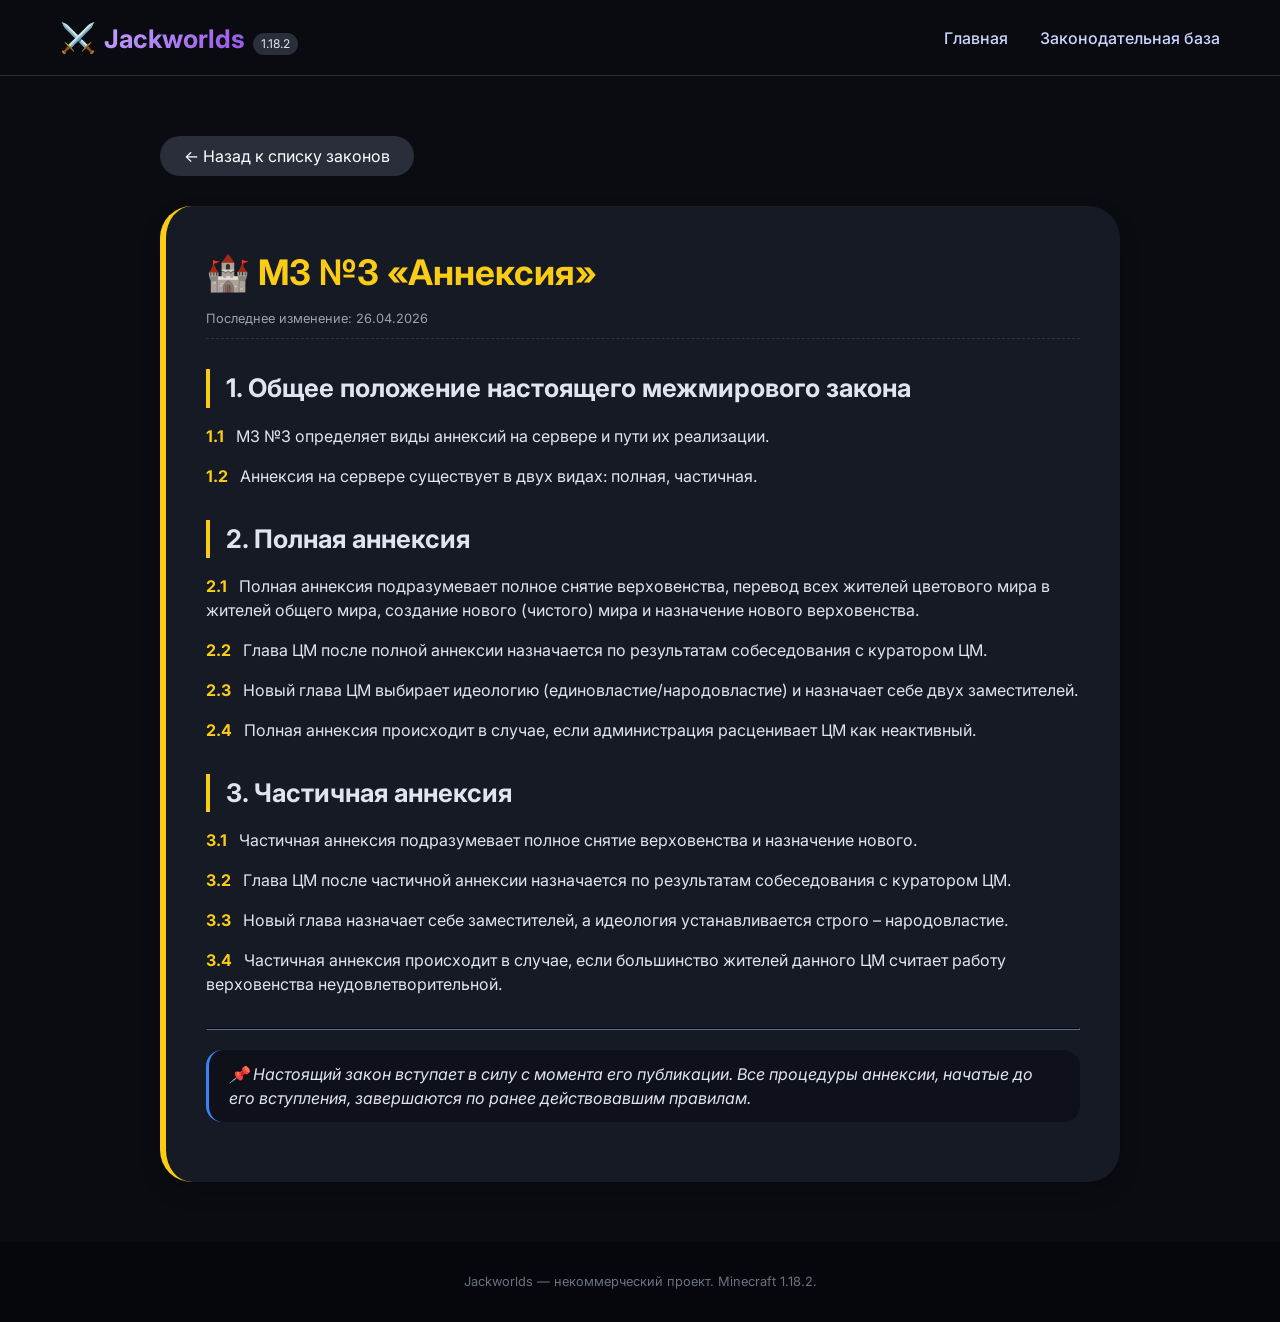
<file: laws/mz-3/index.html>
<!DOCTYPE html>
<html lang="ru">
<head>
    <meta charset="UTF-8">
    <meta name="viewport" content="width=device-width, initial-scale=1.0">
    <title>Jackworlds — МЗ №3: Аннексия</title>
    <link rel="icon" href="data:image/svg+xml,<svg xmlns='http://www.w3.org/2000/svg' viewBox='0 0 100 100'><text y='.9em' font-size='90'>⚔️</text></svg>">
    <link rel="stylesheet" href="../../css/style.css">
    <link rel="stylesheet" href="../../css/laws.css">
    <link href="https://fonts.googleapis.com/css2?family=Inter:opsz,wght@14..32,400;500;600;700&display=swap" rel="stylesheet">
</head>
<body>
    <header>
        <div class="container header-container">
            <a href="/" class="logo" style="text-decoration: none; color: inherit;">
                <span class="logo-icon">⚔️</span>
                <span class="logo-text">Jackworlds</span>
                <span class="logo-version">1.18.2</span>
            </a>
            <nav>
                <ul>
                    <li><a href="/">Главная</a></li>
                    <li><a href="../">Законодательная база</a></li>
                </ul>
            </nav>
            <div class="mobile-menu-toggle" id="mobileToggle">☰</div>
        </div>
    </header>

    <main>
        <div class="container doc-container">
            <a href="../" class="back-link">← Назад к списку законов</a>
            <div class="doc-card">
                <h1>🏰 МЗ №3 «Аннексия»</h1>
                <div class="last-updated">Последнее изменение: 26.04.2026</div>

                <!-- 1. Общее положение -->
                <div class="rules-section">
                    <h2>1. Общее положение настоящего межмирового закона</h2>
                    <div class="rule-item"><span class="rule-number">1.1</span> МЗ №3 определяет виды аннексий на сервере и пути их реализации.</div>
                    <div class="rule-item"><span class="rule-number">1.2</span> Аннексия на сервере существует в двух видах: полная, частичная.</div>
                </div>

                <!-- 2. Полная аннексия -->
                <div class="rules-section">
                    <h2>2. Полная аннексия</h2>
                    <div class="rule-item"><span class="rule-number">2.1</span> Полная аннексия подразумевает полное снятие верховенства, перевод всех жителей цветового мира в жителей общего мира, создание нового (чистого) мира и назначение нового верховенства.</div>
                    <div class="rule-item"><span class="rule-number">2.2</span> Глава ЦМ после полной аннексии назначается по результатам собеседования с куратором ЦМ.</div>
                    <div class="rule-item"><span class="rule-number">2.3</span> Новый глава ЦМ выбирает идеологию (единовластие/народовластие) и назначает себе двух заместителей.</div>
                    <div class="rule-item"><span class="rule-number">2.4</span> Полная аннексия происходит в случае, если администрация расценивает ЦМ как неактивный.</div>
                </div>

                <!-- 3. Частичная аннексия -->
                <div class="rules-section">
                    <h2>3. Частичная аннексия</h2>
                    <div class="rule-item"><span class="rule-number">3.1</span> Частичная аннексия подразумевает полное снятие верховенства и назначение нового.</div>
                    <div class="rule-item"><span class="rule-number">3.2</span> Глава ЦМ после частичной аннексии назначается по результатам собеседования с куратором ЦМ.</div>
                    <div class="rule-item"><span class="rule-number">3.3</span> Новый глава назначает себе заместителей, а идеология устанавливается строго – народовластие.</div>
                    <div class="rule-item"><span class="rule-number">3.4</span> Частичная аннексия происходит в случае, если большинство жителей данного ЦМ считает работу верховенства неудовлетворительной.</div>
                </div>

                <hr>
                <div class="note">📌 Настоящий закон вступает в силу с момента его публикации. Все процедуры аннексии, начатые до его вступления, завершаются по ранее действовавшим правилам.</div>
            </div>
        </div>
    </main>

    <footer>
        <div class="container">
            <p>Jackworlds — некоммерческий проект. Minecraft 1.18.2.</p>
        </div>
    </footer>

    <script src="../../js/script.js"></script>
</body>
</html>
</file>
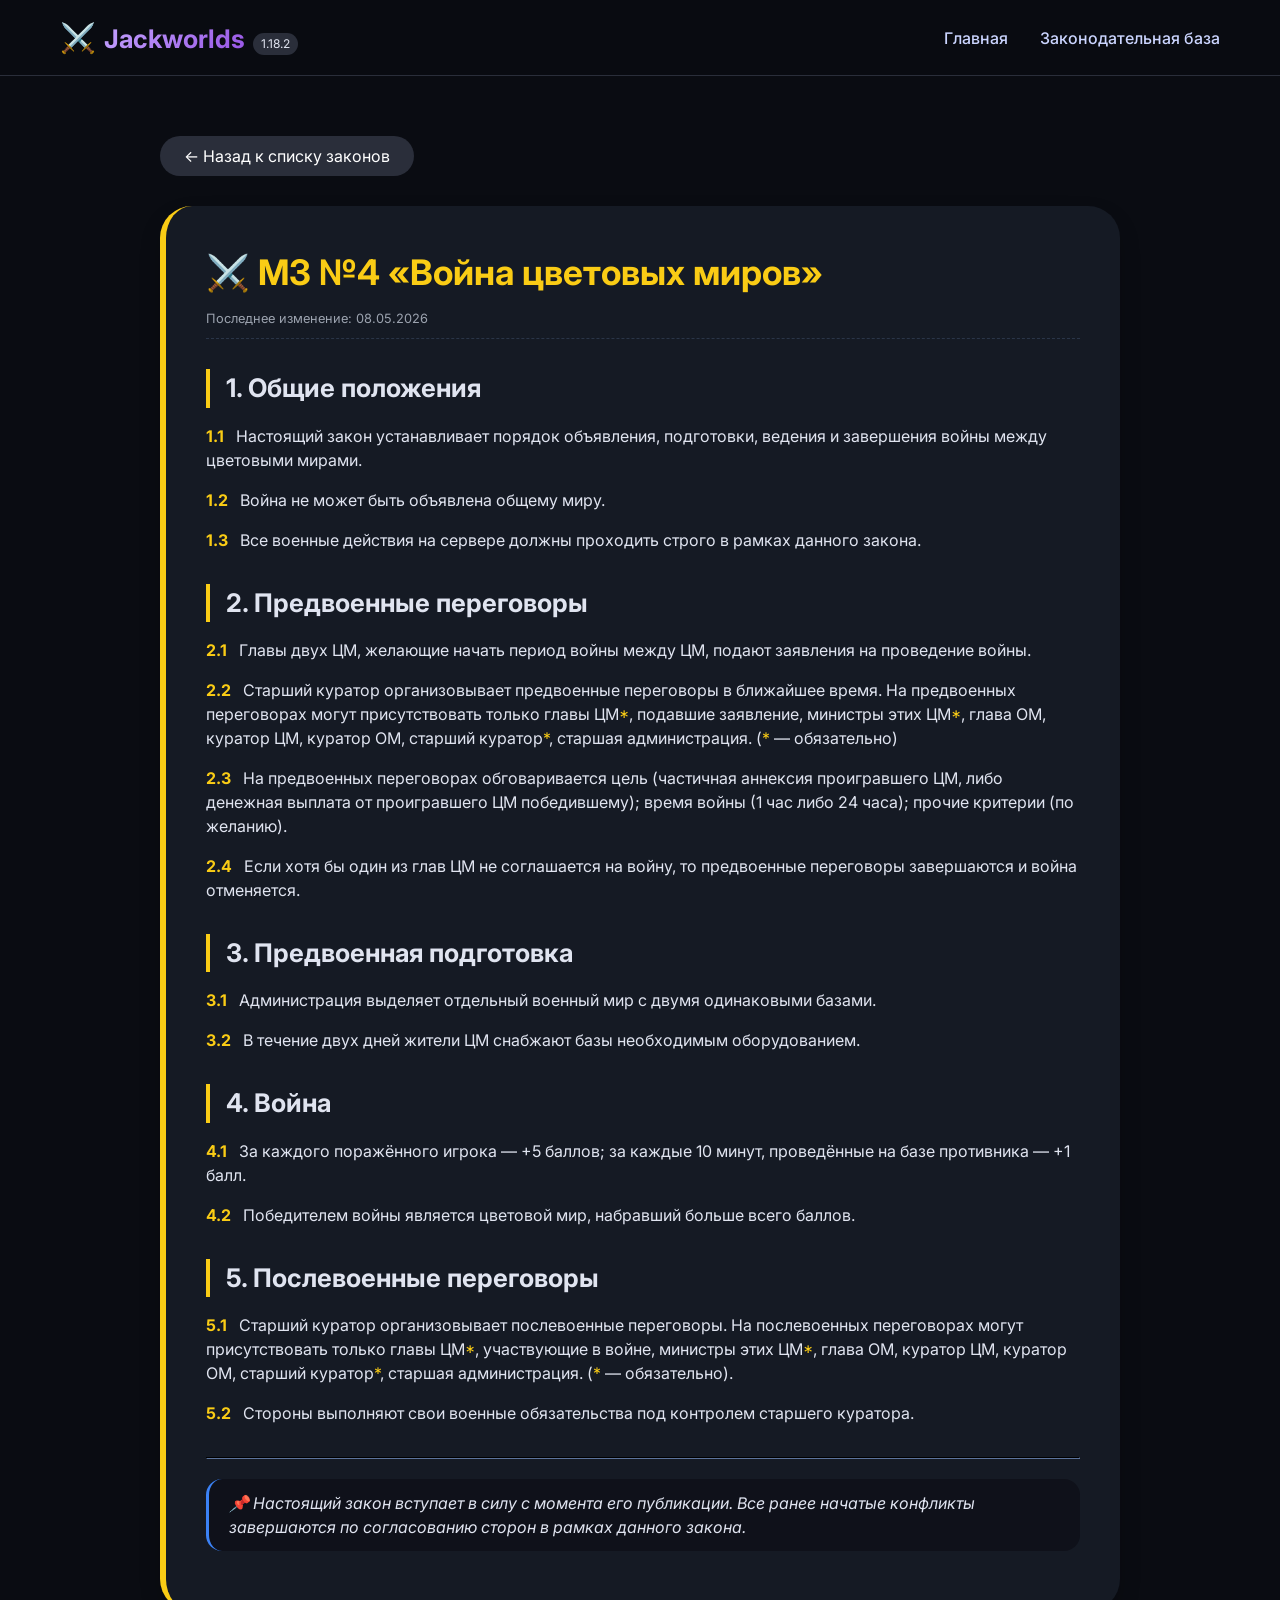
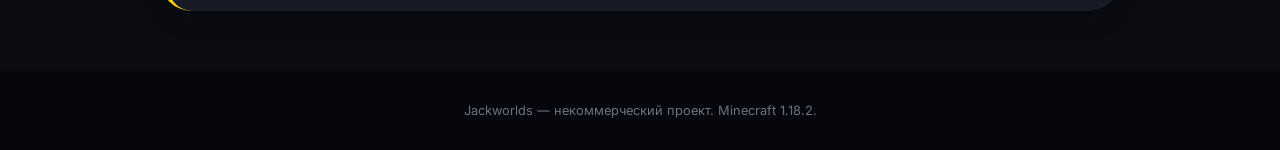
<file: laws/mz-4/index.html>
<!DOCTYPE html>
<html lang="ru">
<head>
    <meta charset="UTF-8">
    <meta name="viewport" content="width=device-width, initial-scale=1.0">
    <title>Jackworlds — МЗ №4: Война цветовых миров</title>
    <link rel="icon" href="data:image/svg+xml,<svg xmlns='http://www.w3.org/2000/svg' viewBox='0 0 100 100'><text y='.9em' font-size='90'>⚔️</text></svg>">
    <link rel="stylesheet" href="../../css/style.css">
    <link rel="stylesheet" href="../../css/laws.css">
    <link href="https://fonts.googleapis.com/css2?family=Inter:opsz,wght@14..32,400;500;600;700&display=swap" rel="stylesheet">
</head>
<body>
    <header>
        <div class="container header-container">
            <a href="/" class="logo" style="text-decoration: none; color: inherit;">
                <span class="logo-icon">⚔️</span>
                <span class="logo-text">Jackworlds</span>
                <span class="logo-version">1.18.2</span>
            </a>
            <nav>
                <ul>
                    <li><a href="/">Главная</a></li>
                    <li><a href="../">Законодательная база</a></li>
                </ul>
            </nav>
            <div class="mobile-menu-toggle" id="mobileToggle">☰</div>
        </div>
    </header>

    <main>
        <div class="container doc-container">
            <a href="../" class="back-link">← Назад к списку законов</a>
            <div class="doc-card">
                <h1>⚔️ МЗ №4 «Война цветовых миров»</h1>
                <div class="last-updated">Последнее изменение: 08.05.2026</div>

                <!-- 1. Общие положения -->
                <div class="rules-section">
                    <h2>1. Общие положения</h2>
                    <div class="rule-item"><span class="rule-number">1.1</span> Настоящий закон устанавливает порядок объявления, подготовки, ведения и завершения войны между цветовыми мирами.</div>
                    <div class="rule-item"><span class="rule-number">1.2</span> Война не может быть объявлена общему миру.</div>
                    <div class="rule-item"><span class="rule-number">1.3</span> Все военные действия на сервере должны проходить строго в рамках данного закона.</div>
                </div>

                <!-- 2. Предвоенные переговоры -->
                <div class="rules-section">
                    <h2>2. Предвоенные переговоры</h2>
                    <div class="rule-item"><span class="rule-number">2.1</span> Главы двух ЦМ, желающие начать период войны между ЦМ, подают заявления на проведение войны.</div>
                    <div class="rule-item"><span class="rule-number">2.2</span> Старший куратор организовывает предвоенные переговоры в ближайшее время. На предвоенных переговорах могут присутствовать только главы ЦМ<span style="color:#facc15;">*</span>, подавшие заявление, министры этих ЦМ<span style="color:#facc15;">*</span>, глава ОМ, куратор ЦМ, куратор ОМ, старший куратор<span style="color:#facc15;">*</span>, старшая администрация. (<span style="color:#facc15;">*</span> — обязательно)</div>
                    <div class="rule-item"><span class="rule-number">2.3</span> На предвоенных переговорах обговаривается цель (частичная аннексия проигравшего ЦМ, либо денежная выплата от проигравшего ЦМ победившему); время войны (1 час либо 24 часа); прочие критерии (по желанию).</div>
                    <div class="rule-item"><span class="rule-number">2.4</span> Если хотя бы один из глав ЦМ не соглашается на войну, то предвоенные переговоры завершаются и война отменяется.</div>
                </div>

                <!-- 3. Предвоенная подготовка -->
                <div class="rules-section">
                    <h2>3. Предвоенная подготовка</h2>
                    <div class="rule-item"><span class="rule-number">3.1</span> Администрация выделяет отдельный военный мир с двумя одинаковыми базами.</div>
                    <div class="rule-item"><span class="rule-number">3.2</span> В течение двух дней жители ЦМ снабжают базы необходимым оборудованием.</div>
                </div>

                <!-- 4. Война -->
                <div class="rules-section">
                    <h2>4. Война</h2>
                    <div class="rule-item"><span class="rule-number">4.1</span> За каждого поражённого игрока — +5 баллов; за каждые 10 минут, проведённые на базе противника — +1 балл.</div>
                    <div class="rule-item"><span class="rule-number">4.2</span> Победителем войны является цветовой мир, набравший больше всего баллов.</div>
                </div>

                <!-- 5. Послевоенные переговоры -->
                <div class="rules-section">
                    <h2>5. Послевоенные переговоры</h2>
                    <div class="rule-item"><span class="rule-number">5.1</span> Старший куратор организовывает послевоенные переговоры. На послевоенных переговорах могут присутствовать только главы ЦМ<span style="color:#facc15;">*</span>, участвующие в войне, министры этих ЦМ<span style="color:#facc15;">*</span>, глава ОМ, куратор ЦМ, куратор ОМ, старший куратор<span style="color:#facc15;">*</span>, старшая администрация. (<span style="color:#facc15;">*</span> — обязательно).</div>
                    <div class="rule-item"><span class="rule-number">5.2</span> Стороны выполняют свои военные обязательства под контролем старшего куратора.</div>
                </div>

                <hr>
                <div class="note">📌 Настоящий закон вступает в силу с момента его публикации. Все ранее начатые конфликты завершаются по согласованию сторон в рамках данного закона.</div>
            </div>
        </div>
    </main>

    <footer>
        <div class="container">
            <p>Jackworlds — некоммерческий проект. Minecraft 1.18.2.</p>
        </div>
    </footer>

    <script src="../../js/script.js"></script>
</body>
</html>
</file>
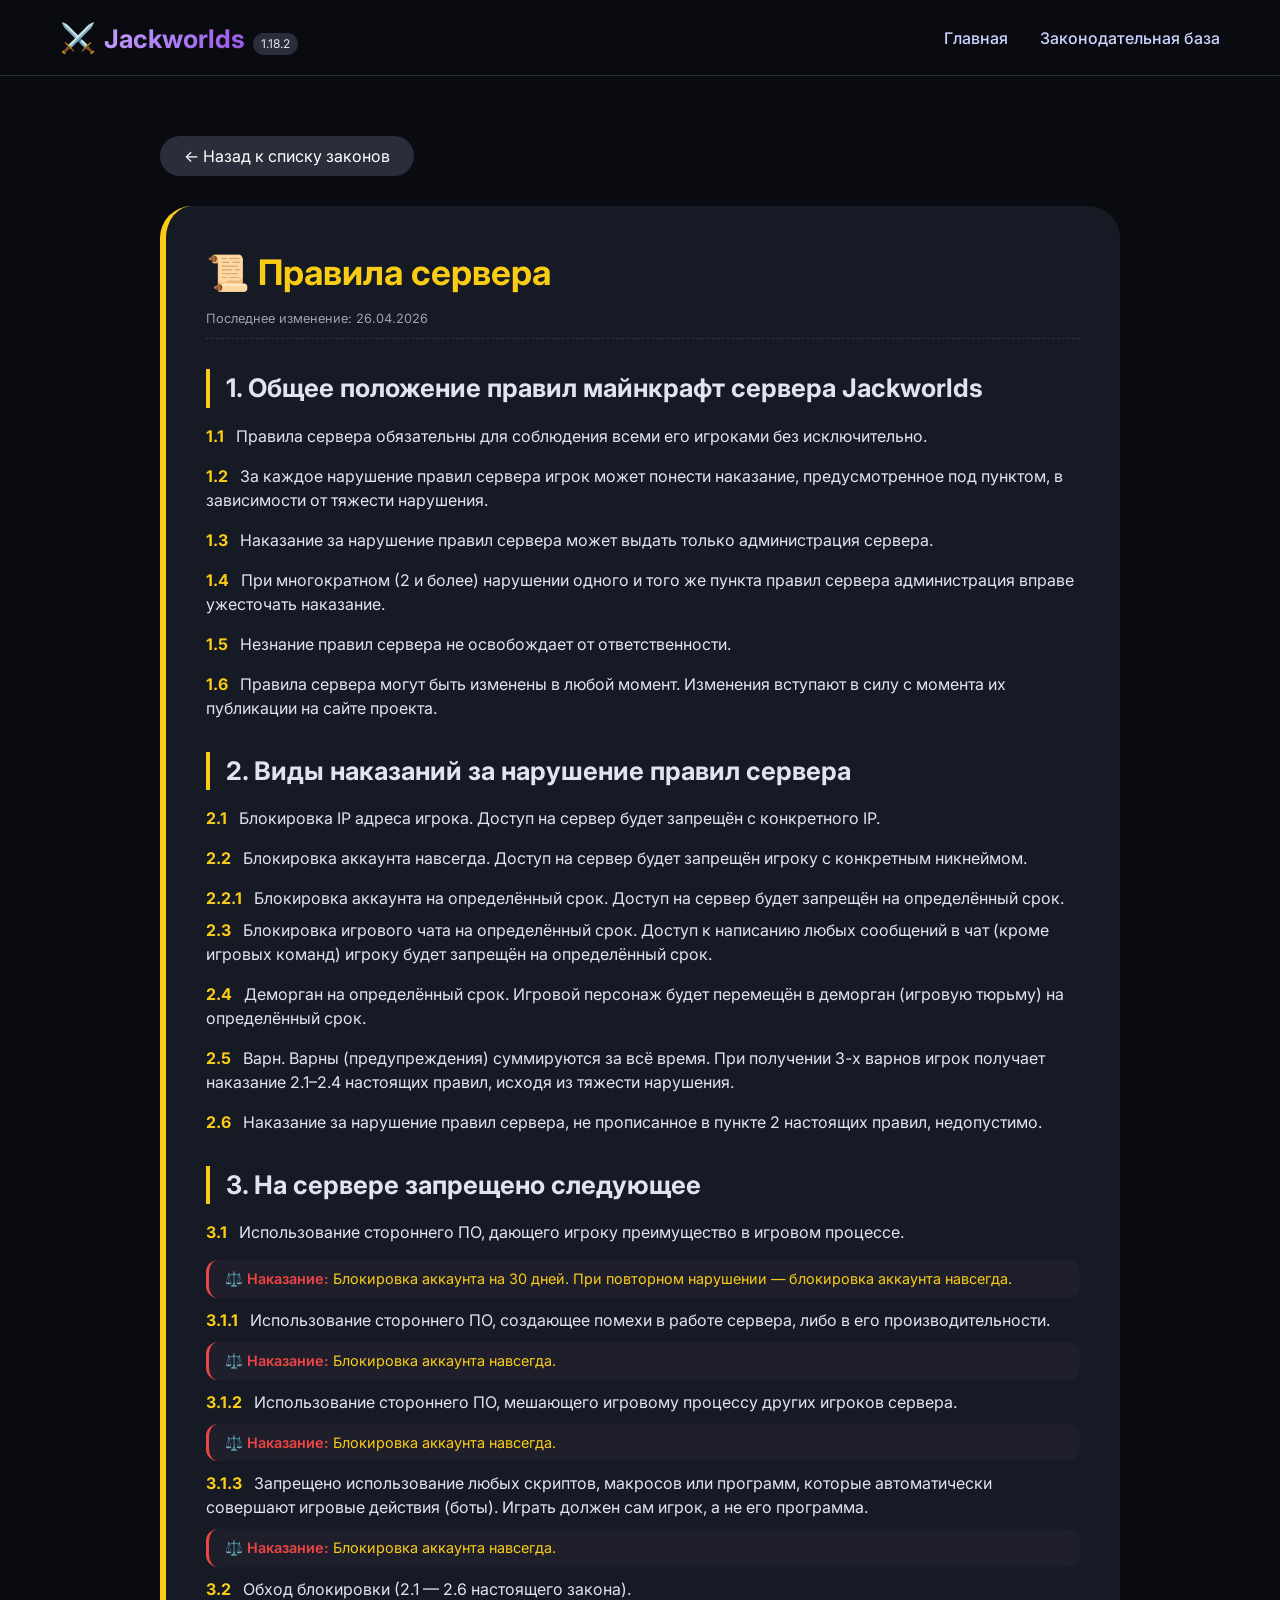
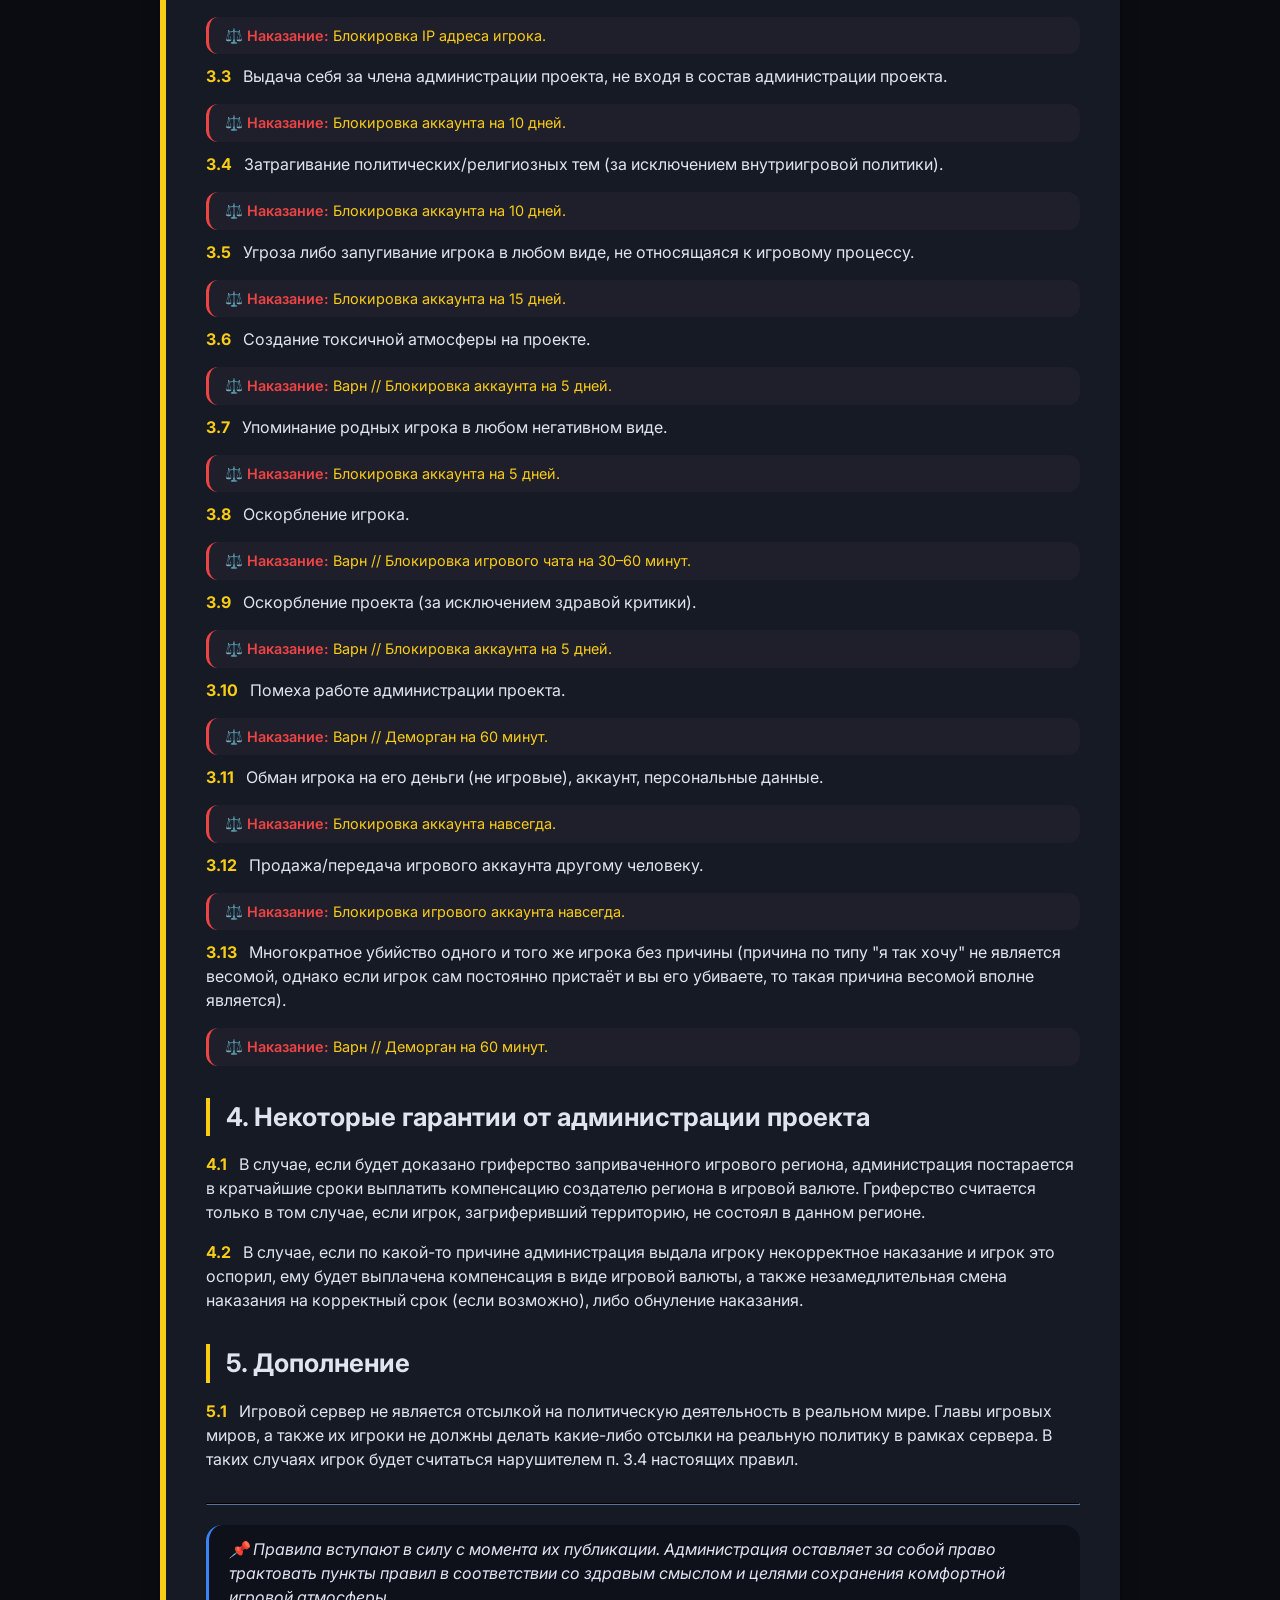
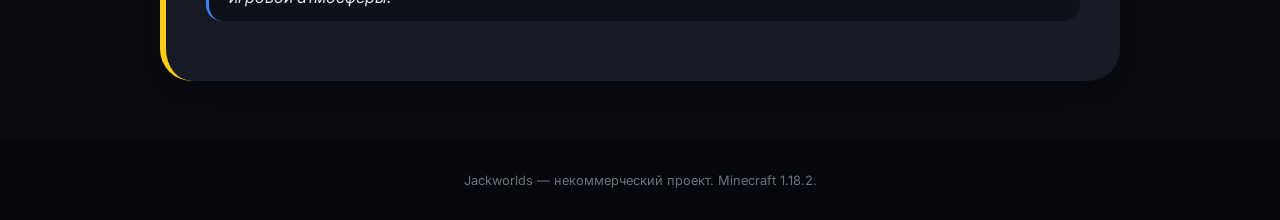
<file: laws/server-rules/index.html>
<!DOCTYPE html>
<html lang="ru">
<head>
    <meta charset="UTF-8">
    <meta name="viewport" content="width=device-width, initial-scale=1.0">
    <title>Jackworlds — Правила сервера</title>
    <link rel="icon" href="data:image/svg+xml,<svg xmlns='http://www.w3.org/2000/svg' viewBox='0 0 100 100'><text y='.9em' font-size='90'>⚔️</text></svg>">
    <link rel="stylesheet" href="../../css/style.css">
    <link rel="stylesheet" href="../../css/laws.css">
    <link href="https://fonts.googleapis.com/css2?family=Inter:opsz,wght@14..32,400;500;600;700&display=swap" rel="stylesheet">
</head>
<body>
    <header>
        <div class="container header-container">
            <a href="/" class="logo" style="text-decoration: none; color: inherit;">
                <span class="logo-icon">⚔️</span>
                <span class="logo-text">Jackworlds</span>
                <span class="logo-version">1.18.2</span>
            </a>
            <nav>
                <ul>
                    <li><a href="/">Главная</a></li>
                    <li><a href="../">Законодательная база</a></li>
                </ul>
            </nav>
            <div class="mobile-menu-toggle" id="mobileToggle">☰</div>
        </div>
    </header>

    <main>
        <div class="container doc-container">
            <a href="../" class="back-link">← Назад к списку законов</a>
            <div class="doc-card">
                <h1>📜 Правила сервера</h1>
                <div class="last-updated">Последнее изменение: 26.04.2026</div>

                <!-- 1. Общее положение -->
                <div class="rules-section">
                    <h2>1. Общее положение правил майнкрафт сервера Jackworlds</h2>
                    <div class="rule-item"><span class="rule-number">1.1</span> Правила сервера обязательны для соблюдения всеми его игроками без исключительно.</div>
                    <div class="rule-item"><span class="rule-number">1.2</span> За каждое нарушение правил сервера игрок может понести наказание, предусмотренное под пунктом, в зависимости от тяжести нарушения.</div>
                    <div class="rule-item"><span class="rule-number">1.3</span> Наказание за нарушение правил сервера может выдать только администрация сервера.</div>
                    <div class="rule-item"><span class="rule-number">1.4</span> При многократном (2 и более) нарушении одного и того же пункта правил сервера администрация вправе ужесточать наказание.</div>
                    <div class="rule-item"><span class="rule-number">1.5</span> Незнание правил сервера не освобождает от ответственности.</div>
                    <div class="rule-item"><span class="rule-number">1.6</span> Правила сервера могут быть изменены в любой момент. Изменения вступают в силу с момента их публикации на сайте проекта.</div>
                </div>

                <!-- 2. Виды наказаний -->
                <div class="rules-section">
                    <h2>2. Виды наказаний за нарушение правил сервера</h2>
                    <div class="rule-item"><span class="rule-number">2.1</span> Блокировка IP адреса игрока. Доступ на сервер будет запрещён с конкретного IP.</div>
                    <div class="rule-item"><span class="rule-number">2.2</span> Блокировка аккаунта навсегда. Доступ на сервер будет запрещён игроку с конкретным никнеймом.</div>
                    <div class="subrule"><span class="rule-number">2.2.1</span> Блокировка аккаунта на определённый срок. Доступ на сервер будет запрещён на определённый срок.</div>
                    <div class="rule-item"><span class="rule-number">2.3</span> Блокировка игрового чата на определённый срок. Доступ к написанию любых сообщений в чат (кроме игровых команд) игроку будет запрещён на определённый срок.</div>
                    <div class="rule-item"><span class="rule-number">2.4</span> Деморган на определённый срок. Игровой персонаж будет перемещён в деморган (игровую тюрьму) на определённый срок.</div>
                    <div class="rule-item"><span class="rule-number">2.5</span> Варн. Варны (предупреждения) суммируются за всё время. При получении 3-х варнов игрок получает наказание 2.1–2.4 настоящих правил, исходя из тяжести нарушения.</div>
                    <div class="rule-item"><span class="rule-number">2.6</span> Наказание за нарушение правил сервера, не прописанное в пункте 2 настоящих правил, недопустимо.</div>
                </div>

                <!-- 3. Запрещено -->
                <div class="rules-section">
                    <h2>3. На сервере запрещено следующее</h2>
                    
                    <div class="rule-item"><span class="rule-number">3.1</span> Использование стороннего ПО, дающего игроку преимущество в игровом процессе.</div>
                    <div class="punishment">Блокировка аккаунта на 30 дней. При повторном нарушении — блокировка аккаунта навсегда.</div>
                    
                    <div class="subrule"><span class="rule-number">3.1.1</span> Использование стороннего ПО, создающее помехи в работе сервера, либо в его производительности.</div>
                    <div class="punishment">Блокировка аккаунта навсегда.</div>
                    
                    <div class="subrule"><span class="rule-number">3.1.2</span> Использование стороннего ПО, мешающего игровому процессу других игроков сервера.</div>
                    <div class="punishment">Блокировка аккаунта навсегда.</div>
                    
                    <div class="subrule"><span class="rule-number">3.1.3</span> Запрещено использование любых скриптов, макросов или программ, которые автоматически совершают игровые действия (боты). Играть должен сам игрок, а не его программа.</div>
                    <div class="punishment">Блокировка аккаунта навсегда.</div>
                    
                    <div class="rule-item"><span class="rule-number">3.2</span> Обход блокировки (2.1 — 2.6 настоящего закона).</div>
                    <div class="punishment">Блокировка IP адреса игрока.</div>
                    
                    <div class="rule-item"><span class="rule-number">3.3</span> Выдача себя за члена администрации проекта, не входя в состав администрации проекта.</div>
                    <div class="punishment">Блокировка аккаунта на 10 дней.</div>
                    
                    <div class="rule-item"><span class="rule-number">3.4</span> Затрагивание политических/религиозных тем (за исключением внутриигровой политики).</div>
                    <div class="punishment">Блокировка аккаунта на 10 дней.</div>
                    
                    <div class="rule-item"><span class="rule-number">3.5</span> Угроза либо запугивание игрока в любом виде, не относящаяся к игровому процессу.</div>
                    <div class="punishment">Блокировка аккаунта на 15 дней.</div>
                    
                    <div class="rule-item"><span class="rule-number">3.6</span> Создание токсичной атмосферы на проекте.</div>
                    <div class="punishment">Варн // Блокировка аккаунта на 5 дней.</div>
                    
                    <div class="rule-item"><span class="rule-number">3.7</span> Упоминание родных игрока в любом негативном виде.</div>
                    <div class="punishment">Блокировка аккаунта на 5 дней.</div>
                    
                    <div class="rule-item"><span class="rule-number">3.8</span> Оскорбление игрока.</div>
                    <div class="punishment">Варн // Блокировка игрового чата на 30–60 минут.</div>
                    
                    <div class="rule-item"><span class="rule-number">3.9</span> Оскорбление проекта (за исключением здравой критики).</div>
                    <div class="punishment">Варн // Блокировка аккаунта на 5 дней.</div>
                    
                    <div class="rule-item"><span class="rule-number">3.10</span> Помеха работе администрации проекта.</div>
                    <div class="punishment">Варн // Деморган на 60 минут.</div>
                    
                    <div class="rule-item"><span class="rule-number">3.11</span> Обман игрока на его деньги (не игровые), аккаунт, персональные данные.</div>
                    <div class="punishment">Блокировка аккаунта навсегда.</div>
                    
                    <div class="rule-item"><span class="rule-number">3.12</span> Продажа/передача игрового аккаунта другому человеку.</div>
                    <div class="punishment">Блокировка игрового аккаунта навсегда.</div>
                    
                    <div class="rule-item"><span class="rule-number">3.13</span> Многократное убийство одного и того же игрока без причины (причина по типу "я так хочу" не является весомой, однако если игрок сам постоянно пристаёт и вы его убиваете, то такая причина весомой вполне является).</div>
                    <div class="punishment">Варн // Деморган на 60 минут.</div>
                </div>

                <!-- 4. Гарантии -->
                <div class="rules-section">
                    <h2>4. Некоторые гарантии от администрации проекта</h2>
                    <div class="rule-item"><span class="rule-number">4.1</span> В случае, если будет доказано гриферство заприваченного игрового региона, администрация постарается в кратчайшие сроки выплатить компенсацию создателю региона в игровой валюте. Гриферство считается только в том случае, если игрок, загриферивший территорию, не состоял в данном регионе.</div>
                    <div class="rule-item"><span class="rule-number">4.2</span> В случае, если по какой-то причине администрация выдала игроку некорректное наказание и игрок это оспорил, ему будет выплачена компенсация в виде игровой валюты, а также незамедлительная смена наказания на корректный срок (если возможно), либо обнуление наказания.</div>
                </div>

                <!-- 5. Дополнение -->
                <div class="rules-section">
                    <h2>5. Дополнение</h2>
                    <div class="rule-item"><span class="rule-number">5.1</span> Игровой сервер не является отсылкой на политическую деятельность в реальном мире. Главы игровых миров, а также их игроки не должны делать какие-либо отсылки на реальную политику в рамках сервера. В таких случаях игрок будет считаться нарушителем п. 3.4 настоящих правил.</div>
                </div>

                <hr>
                <div class="note">📌 Правила вступают в силу с момента их публикации. Администрация оставляет за собой право трактовать пункты правил в соответствии со здравым смыслом и целями сохранения комфортной игровой атмосферы.</div>
            </div>
        </div>
    </main>

    <footer>
        <div class="container">
            <p>Jackworlds — некоммерческий проект. Minecraft 1.18.2.</p>
        </div>
    </footer>

    <script src="../../js/script.js"></script>
</body>
</html>
</file>
<file: css/style.css>
* {
    margin: 0;
    padding: 0;
    box-sizing: border-box;
}

body {
    font-family: 'Inter', sans-serif;
    background-color: #0a0c12;
    color: #e0e4f0;
    line-height: 1.5;
    scroll-behavior: smooth;
}

.container {
    max-width: 1200px;
    margin: 0 auto;
    padding: 0 20px;
}

/* ----- Header ----- */
header {
    background: rgba(10, 12, 18, 0.95);
    backdrop-filter: blur(4px);
    position: sticky;
    top: 0;
    z-index: 100;
    border-bottom: 1px solid #2a2e3a;
    padding: 16px 0;
}

.header-container {
    display: flex;
    justify-content: space-between;
    align-items: center;
    flex-wrap: wrap;
}

.logo {
    display: flex;
    align-items: baseline;
    gap: 8px;
    font-weight: 700;
    font-size: 1.6rem;
}

.logo-icon {
    font-size: 1.8rem;
}

.logo-text {
    background: linear-gradient(135deg, #c4a5ff, #9653e4);
    background-clip: text;
    -webkit-background-clip: text;
    color: transparent;
}

.logo-version {
    font-size: 0.75rem;
    background: #2a2e3a;
    padding: 2px 8px;
    border-radius: 20px;
    font-weight: 400;
}

nav ul {
    display: flex;
    gap: 32px;
    list-style: none;
}

nav a {
    color: #cbd5ff;
    text-decoration: none;
    font-weight: 500;
    transition: 0.2s;
}

nav a:hover {
    color: #d4a5ff;
    text-shadow: 0 0 5px #9653e4;
}

.mobile-menu-toggle {
    display: none;
    font-size: 28px;
    cursor: pointer;
}

/* Hero */
.hero {
    position: relative;
    background: linear-gradient(135deg, #0f0c1f, #1a1430, #0a0815);
    padding: 120px 0;
    text-align: center;
}

.hero-overlay {
    position: absolute;
    top: 0;
    left: 0;
    width: 100%;
    height: 100%;
    background: linear-gradient(120deg, rgba(0,0,0,0.8), rgba(30,20,50,0.85));
}

.hero-content {
    position: relative;
    z-index: 2;
}

.hero h1 {
    font-size: 3.5rem;
    font-weight: 800;
    line-height: 1.2;
    margin-bottom: 20px;
}

.color-purple { color: #b77cf0; }
.color-green { color: #22c55e; }
.color-red { color: #ef4444; }

.hero-description {
    max-width: 700px;
    margin: 0 auto 32px;
    font-size: 1.2rem;
    color: #d1d9ff;
}

.ip-block {
    margin-top: 30px;
}

.ip-box {
    background: #1e1f2b;
    display: inline-flex;
    align-items: center;
    gap: 20px;
    padding: 8px 20px 8px 24px;
    border-radius: 60px;
    border: 1px solid #5a4a7a;
    font-family: monospace;
    font-size: 1.3rem;
    font-weight: 600;
}

/* Стили для засекреченного IP */
.secret-ip {
    background: #0f0f15;
    border-color: #b77cf066;
    cursor: default;
    filter: blur(3px);
    transition: filter 0.2s;
    user-select: none;
    animation: pulseGlow 2s infinite;
}

.secret-ip:hover {
    filter: blur(2px);
}

@keyframes pulseGlow {
    0% { border-color: #b77cf044; text-shadow: 0 0 0px rgba(183,124,240,0); }
    50% { border-color: #b77cf0aa; text-shadow: 0 0 3px rgba(183,124,240,0.4); }
    100% { border-color: #b77cf044; text-shadow: 0 0 0px rgba(183,124,240,0); }
}

.ip-hint {
    font-size: 0.8rem;
    margin-top: 8px;
    opacity: 0.7;
}

/* Sections */
.section {
    padding: 80px 0;
}

.alt-bg {
    background-color: #0f111a;
}

.section-title {
    font-size: 2.2rem;
    font-weight: 700;
    text-align: center;
    margin-bottom: 48px;
    letter-spacing: -0.5px;
}

/* Cards for worlds */
.cards-grid {
    display: grid;
    grid-template-columns: repeat(auto-fit, minmax(240px, 1fr));
    gap: 28px;
}

.card {
    background: #151a24;
    border-radius: 24px;
    padding: 24px;
    border-bottom: 4px solid #3a2e50;
    transition: 0.2s;
}

.card:hover {
    transform: translateY(-4px);
    background: #1a212e;
}

.card h3 {
    font-size: 1.6rem;
    margin-bottom: 16px;
}

.card-common { border-bottom-color: #b77cf0; }
.card-blue { border-bottom-color: #3b82f6; }
.card-green { border-bottom-color: #22c55e; }
.card-red { border-bottom-color: #ef4444; }

.tags {
    margin-top: 16px;
    display: flex;
    flex-wrap: wrap;
    gap: 8px;
}

.tags span {
    background: #232b38;
    padding: 4px 12px;
    border-radius: 30px;
    font-size: 0.75rem;
}

.world-note {
    background: #191e2a;
    margin-top: 40px;
    padding: 16px;
    border-radius: 20px;
    text-align: center;
    font-size: 0.9rem;
    border-left: 4px solid #b77cf0;
}

/* Factions grid */
.factions-grid {
    display: grid;
    grid-template-columns: repeat(auto-fit, minmax(220px, 1fr));
    gap: 30px;
}

.faction-card {
    background: #0e111b;
    text-align: center;
    padding: 28px 16px;
    border-radius: 28px;
    transition: 0.1s;
    border: 1px solid #2a2e40;
}

.faction-icon {
    font-size: 2.8rem;
    margin-bottom: 12px;
}

.faction-card h3 {
    font-size: 1.4rem;
    margin-bottom: 12px;
}

/* Laws */
.laws-grid {
    display: grid;
    grid-template-columns: repeat(auto-fit, minmax(260px, 1fr));
    gap: 30px;
}

.law-card {
    background: #121723;
    padding: 24px;
    border-radius: 24px;
    text-align: center;
}

.law-mw { border-top: 5px solid #b77cf0; }
.law-om { border-top: 5px solid #d4a5ff; }
.law-cm { border-top: 5px solid #9653e4; }

/* Staff columns */
.staff-columns {
    display: grid;
    grid-template-columns: repeat(auto-fit, minmax(280px, 1fr));
    gap: 30px;
}

.staff-group {
    background: #10131e;
    border-radius: 28px;
    padding: 24px;
}

.staff-group h3 {
    font-size: 1.5rem;
    margin-bottom: 20px;
    border-left: 4px solid #b77cf0;
    padding-left: 16px;
}

.staff-group ul {
    list-style: none;
}

.staff-group li {
    margin-bottom: 12px;
    padding-left: 20px;
    position: relative;
}

.staff-group li::before {
    content: "▹";
    position: absolute;
    left: 0;
    color: #b77cf0;
}

/* CTA */
.cta {
    background: linear-gradient(145deg, #11161f, #0a0e16);
    text-align: center;
    padding: 70px 0;
    border-top: 1px solid #242a38;
    border-bottom: 1px solid #242a38;
}

.cta h2 {
    font-size: 2rem;
    margin-bottom: 12px;
}

.small-ip .ip-box {
    font-size: 1rem;
    padding: 6px 18px;
    background: #00000044;
    margin-top: 20px;
}

.vk-link {
    margin-top: 20px;
    font-size: 1rem;
}

.vk-link a {
    color: #c4a5ff;
    text-decoration: none;
    border-bottom: 1px dashed #9653e4;
}

.vk-link a:hover {
    color: #e0c4ff;
    border-bottom-color: #d4a5ff;
}

/* Footer */
footer {
    background: #05070c;
    text-align: center;
    padding: 30px 0;
    font-size: 0.8rem;
    color: #6b7280;
}

/* Responsive */
@media (max-width: 800px) {
    nav ul {
        display: none;
        flex-direction: column;
        background: #0f131e;
        position: absolute;
        top: 70px;
        right: 20px;
        left: 20px;
        border-radius: 24px;
        padding: 20px;
        text-align: center;
        gap: 20px;
        border: 1px solid #2f3548;
    }
    nav ul.show {
        display: flex;
    }
    .mobile-menu-toggle {
        display: block;
    }
    .hero h1 {
        font-size: 2.2rem;
    }
    .hero-description {
        font-size: 1rem;
    }
    .section-title {
        font-size: 1.8rem;
    }
    .ip-box {
        font-size: 1rem;
        flex-wrap: wrap;
    }
}

@media (max-width: 480px) {
    .cards-grid, .factions-grid, .laws-grid, .staff-columns {
        grid-template-columns: 1fr;
    }
}

html {
    scroll-behavior: smooth;
}
</file>
<file: css/laws.css>
/* Общие стили для страниц законов и уставов */

.doc-container {
    max-width: 1000px;
    margin: 40px auto;
    padding: 20px;
}

.back-link {
    display: inline-block;
    margin-bottom: 30px;
    background: #2a2e3a;
    padding: 8px 24px;
    border-radius: 40px;
    color: white;
    text-decoration: none;
    transition: 0.2s;
}

.back-link:hover {
    background: #3f4a6b;
}

.doc-card {
    background: #151a24;
    border-radius: 32px;
    padding: 40px;
    border-left: 6px solid #facc15;
    box-shadow: 0 10px 25px -5px rgba(0,0,0,0.3);
}

.doc-card h1 {
    font-size: 2.2rem;
    margin-bottom: 10px;
    color: #facc15;
}

.doc-card .last-updated {
    font-size: 0.8rem;
    color: #9ca3af;
    margin-bottom: 30px;
    border-bottom: 1px dashed #2a3548;
    padding-bottom: 10px;
}

.rules-section {
    margin-bottom: 32px;
}

.rules-section h2 {
    font-size: 1.6rem;
    margin: 24px 0 16px 0;
    border-left: 4px solid #facc15;
    padding-left: 16px;
}

.rules-section h3 {
    font-size: 1.2rem;
    margin: 20px 0 12px 0;
    color: #cbd5ff;
    font-weight: 600;
}

.rule-item {
    margin-bottom: 16px;
    line-height: 1.5;
}

.rule-number {
    font-weight: 700;
    color: #facc15;
    display: inline-block;
    margin-right: 8px;
}

.subrule {
    margin-left: 0;
    margin-top: 8px;
    margin-bottom: 8px;
}

.punishment {
    background: #1e1f2b;
    border-left: 3px solid #ef4444;
    padding: 8px 16px;
    margin: 10px 0 10px 0;
    border-radius: 12px;
    font-size: 0.9rem;
    color: #facc15;
}

.punishment::before {
    content: "⚖️ Наказание: ";
    color: #ef4444;
    font-weight: 600;
}

.note {
    background: #0f111a;
    padding: 12px 20px;
    border-radius: 16px;
    font-style: italic;
    margin: 20px 0;
    border-left: 3px solid #3b82f6;
}

hr {
    border-color: #2a3548;
    margin: 20px 0;
}

@media (max-width: 700px) {
    .doc-card {
        padding: 20px;
    }
    .doc-card h1 {
        font-size: 1.8rem;
    }
    .rules-section h2 {
        font-size: 1.3rem;
    }
}
</file>
